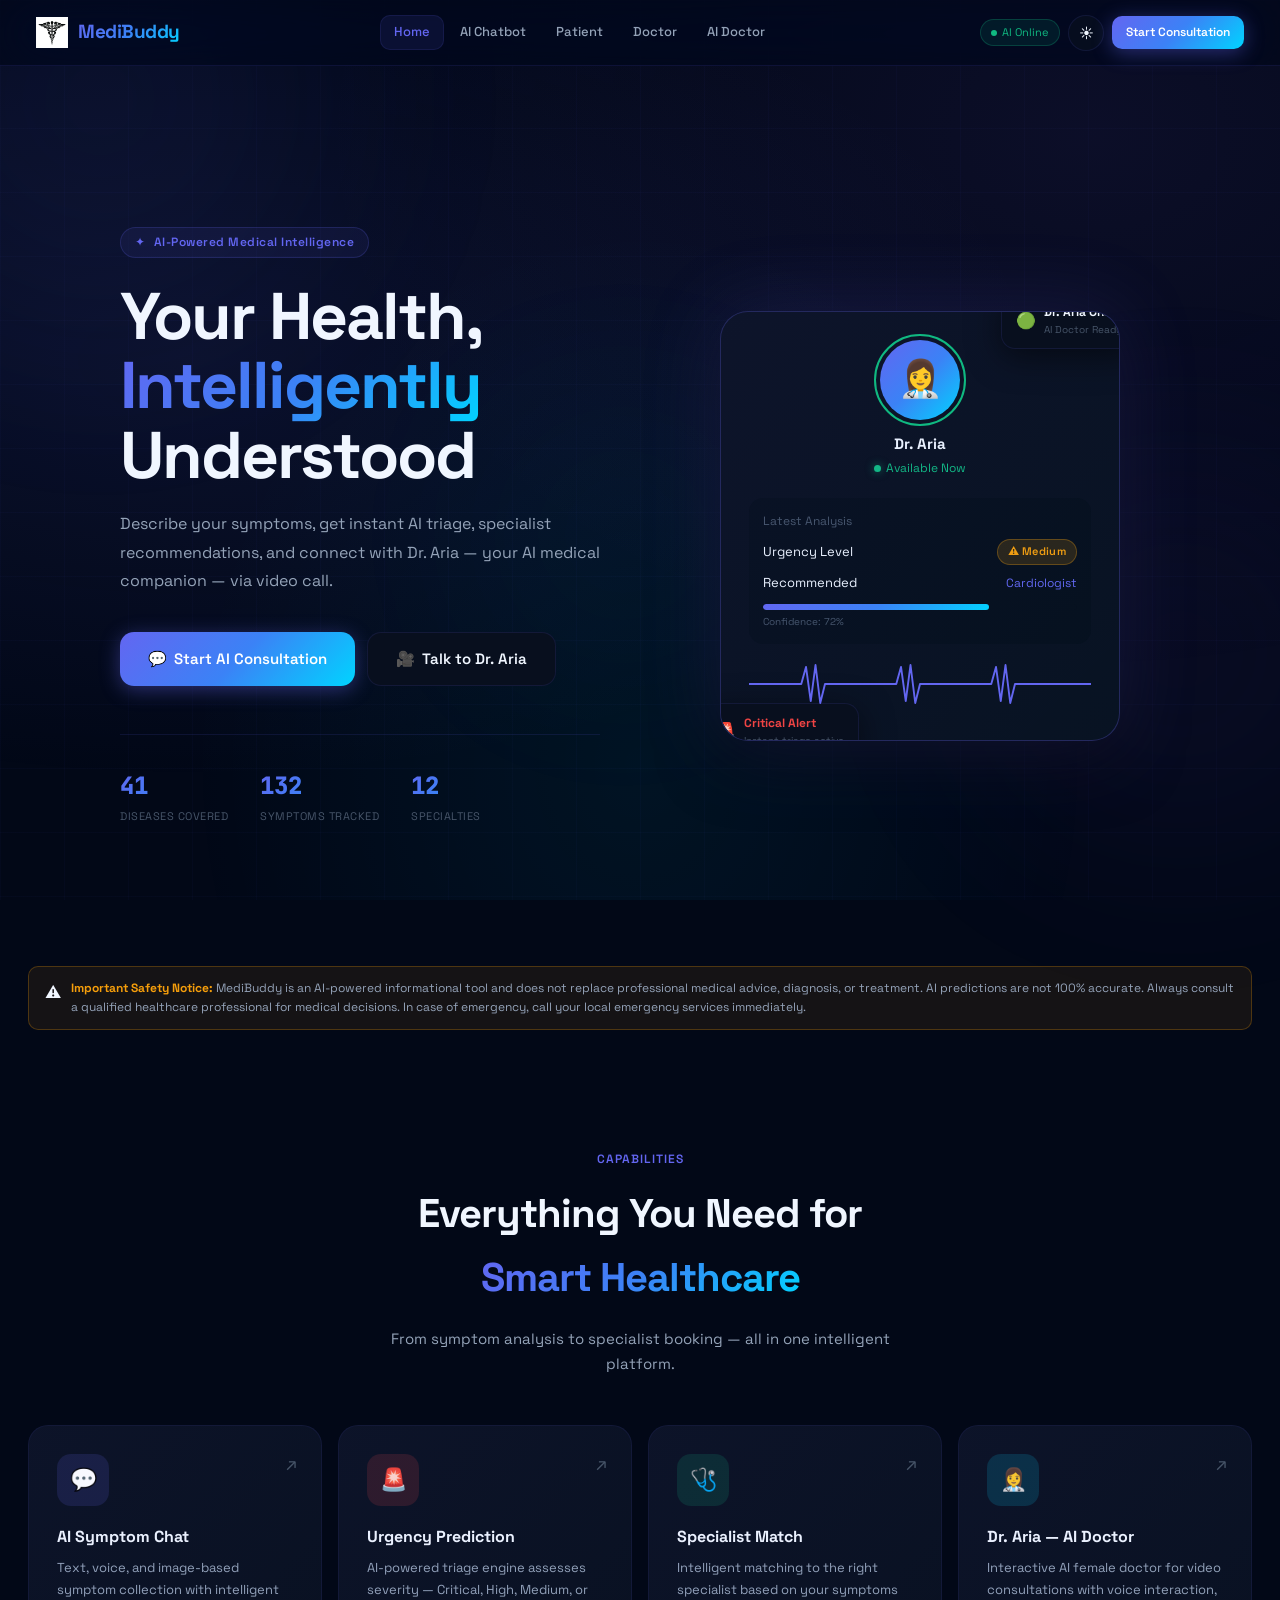
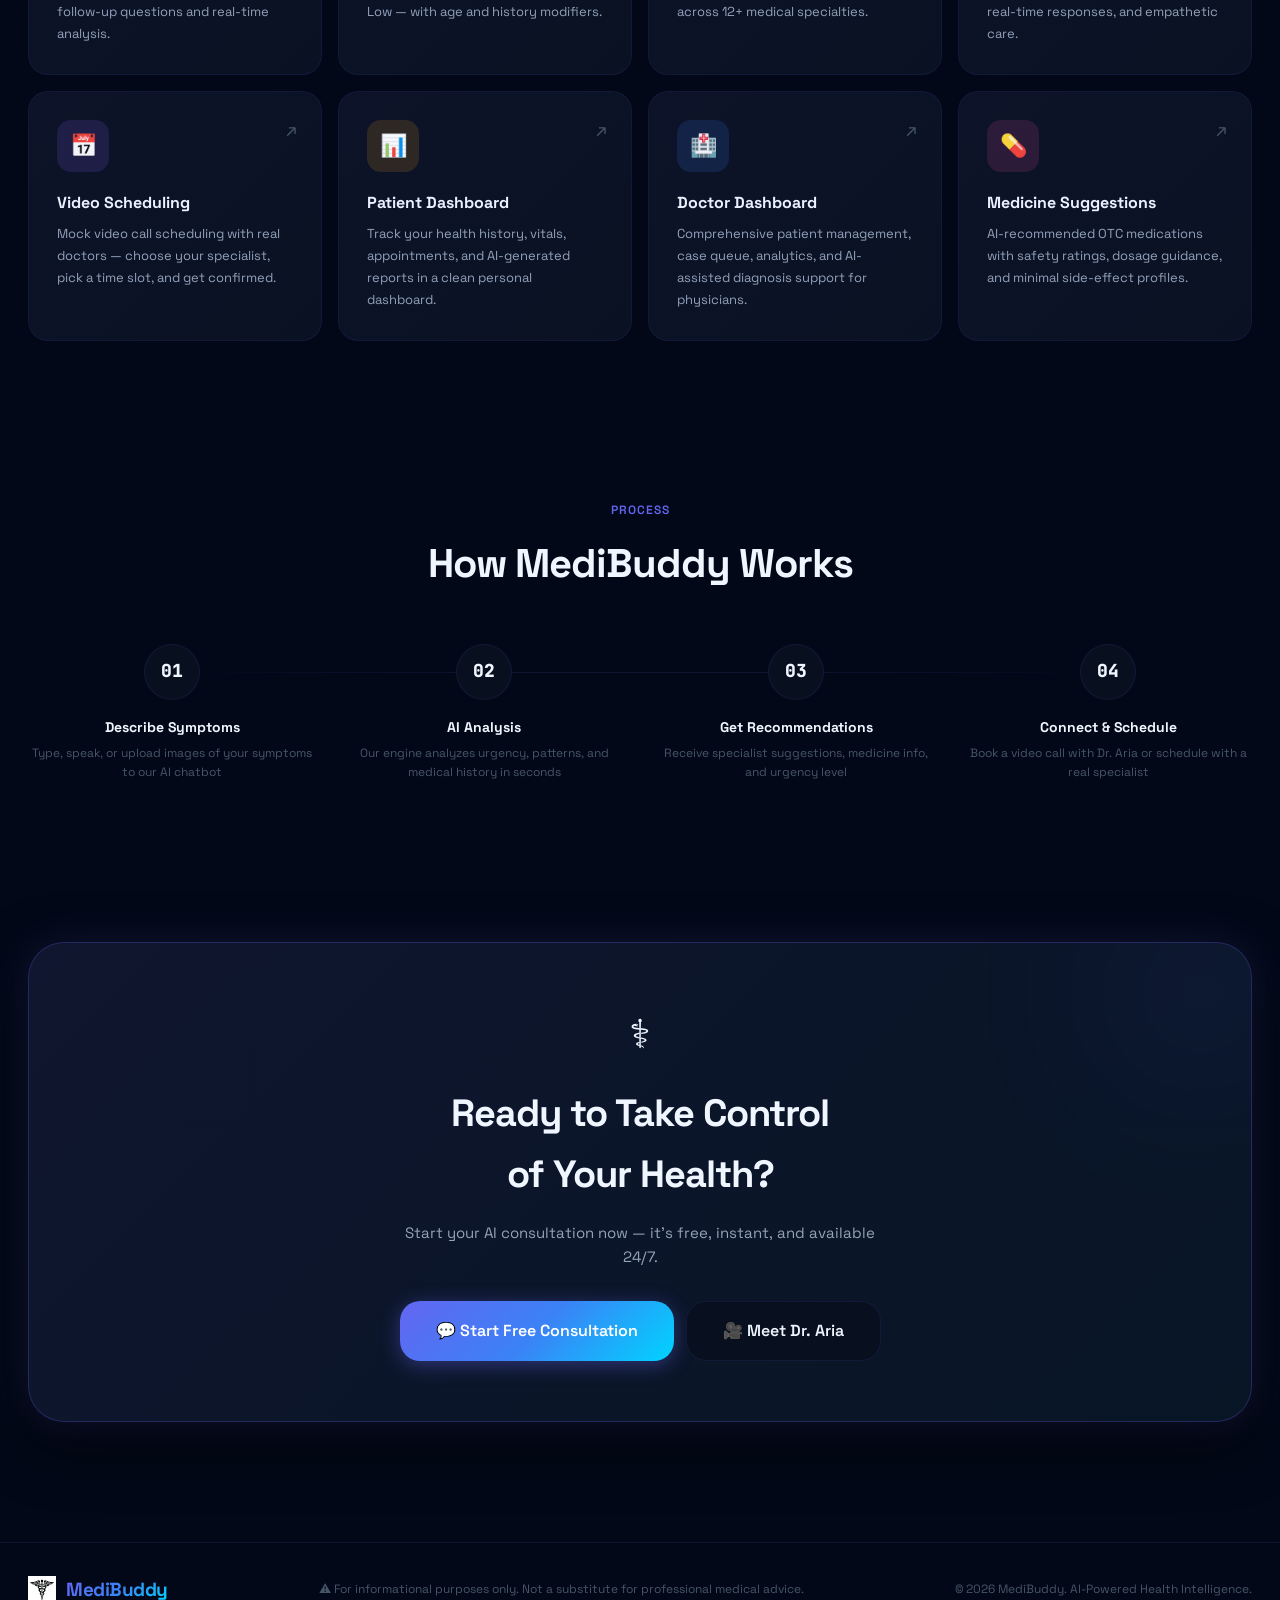
<file: index.html>
<!DOCTYPE html>
<html lang="en" data-theme="dark">
<head>
  <meta charset="UTF-8"/>
  <meta name="viewport" content="width=device-width, initial-scale=1.0"/>
  <title>MediBuddy — Intelligent Health Assistant</title>
  <link rel="stylesheet" href="styles/main.css"/>
  <link rel="stylesheet" href="styles/animations.css"/>
  <style>
    .hero{min-height:100vh;display:flex;align-items:center;padding:80px 0 60px;}
    .hero-grid{display:grid;grid-template-columns:1fr 1fr;gap:80px;align-items:center;}
    .hero-eyebrow{display:inline-flex;align-items:center;gap:8px;background:rgba(99,102,241,0.08);border:1px solid rgba(99,102,241,0.2);border-radius:20px;padding:5px 14px;margin-bottom:24px;font-size:12px;color:var(--accent-indigo);font-weight:600;letter-spacing:0.5px;}
    .hero-title{font-size:clamp(36px,5.5vw,66px);font-weight:900;line-height:1.05;letter-spacing:-2px;margin-bottom:20px;}
    .hero-title .gradient-text{background:var(--gradient-primary);-webkit-background-clip:text;-webkit-text-fill-color:transparent;background-clip:text;}
    .hero-sub{font-size:16px;color:var(--text-secondary);line-height:1.8;margin-bottom:36px;max-width:480px;}
    .hero-actions{display:flex;gap:12px;flex-wrap:wrap;}
    .hero-stats{display:flex;gap:32px;margin-top:48px;padding-top:32px;border-top:1px solid var(--border);}
    .hero-stat-val{font-size:24px;font-weight:800;font-family:var(--font-mono);background:var(--gradient-primary);-webkit-background-clip:text;-webkit-text-fill-color:transparent;background-clip:text;}
    .hero-stat-label{font-size:11px;color:var(--text-muted);margin-top:2px;text-transform:uppercase;letter-spacing:0.5px;}
    /* Hero Visual */
    .hero-visual{position:relative;display:flex;justify-content:center;}
    .hero-card-main{background:var(--bg-card);border:1px solid rgba(99,102,241,0.3);border-radius:var(--radius-xl);padding:28px;box-shadow:0 0 80px rgba(99,102,241,0.2),var(--shadow-lg);width:100%;max-width:400px;animation:float 5s ease-in-out infinite;position:relative;overflow:hidden;}
    .hero-card-main::before{content:'';position:absolute;inset:0;background:linear-gradient(135deg,rgba(99,102,241,0.06),rgba(0,212,255,0.02));pointer-events:none;}
    .floating-badge{position:absolute;background:var(--bg-card);border:1px solid var(--border);border-radius:var(--radius);padding:10px 14px;backdrop-filter:blur(20px);box-shadow:var(--shadow-md);font-size:12px;}
    .fb-1{top:-20px;right:-20px;animation:float 4s ease-in-out infinite;}
    .fb-2{bottom:-20px;left:-20px;animation:float 4s ease-in-out 2s infinite;}
    /* Features */
    .features-section{padding:80px 0;}
    .section-label{font-size:12px;font-weight:600;color:var(--accent-indigo);letter-spacing:1px;text-transform:uppercase;margin-bottom:12px;}
    .section-title{font-size:clamp(26px,3.5vw,40px);font-weight:800;letter-spacing:-1px;margin-bottom:16px;}
    .section-sub{font-size:15px;color:var(--text-secondary);max-width:560px;line-height:1.7;}
    .features-grid{display:grid;grid-template-columns:repeat(auto-fit,minmax(280px,1fr));gap:16px;margin-top:48px;}
    .feature-card{background:var(--bg-card);border:1px solid var(--border);border-radius:var(--radius-lg);padding:28px;cursor:pointer;transition:var(--transition);position:relative;overflow:hidden;}
    .feature-card::before{content:'';position:absolute;inset:0;background:var(--gradient-card);pointer-events:none;}
    .feature-card:hover{border-color:var(--border-hover);transform:translateY(-4px);box-shadow:var(--shadow-glow),var(--shadow-md);}
    .feature-icon{width:52px;height:52px;border-radius:14px;display:flex;align-items:center;justify-content:center;font-size:22px;margin-bottom:18px;}
    .feature-title{font-size:16px;font-weight:700;margin-bottom:8px;}
    .feature-desc{font-size:13px;color:var(--text-secondary);line-height:1.7;}
    .feature-arrow{position:absolute;top:24px;right:24px;color:var(--text-muted);font-size:18px;transition:var(--transition);}
    .feature-card:hover .feature-arrow{color:var(--accent-indigo);transform:translate(3px,-3px);}
    /* How it works */
    .how-section{padding:80px 0;}
    .steps-grid{display:grid;grid-template-columns:repeat(4,1fr);gap:24px;margin-top:48px;position:relative;}
    .steps-grid::before{content:'';position:absolute;top:28px;left:10%;right:10%;height:1px;background:linear-gradient(90deg,transparent,var(--border),var(--border),transparent);}
    .step-card{text-align:center;position:relative;}
    .step-num{width:56px;height:56px;border-radius:50%;background:var(--bg-card);border:1px solid var(--border);display:flex;align-items:center;justify-content:center;font-size:18px;font-weight:800;font-family:var(--font-mono);margin:0 auto 16px;position:relative;z-index:1;transition:var(--transition);}
    .step-card:hover .step-num{border-color:var(--accent-indigo);box-shadow:var(--shadow-glow);background:rgba(99,102,241,0.1);}
    .step-title{font-size:14px;font-weight:700;margin-bottom:6px;}
    .step-desc{font-size:12px;color:var(--text-muted);line-height:1.6;}
    /* CTA */
    .cta-section{padding:80px 0;}
    .cta-card{background:var(--bg-card);border:1px solid rgba(99,102,241,0.3);border-radius:var(--radius-2xl);padding:60px;text-align:center;position:relative;overflow:hidden;box-shadow:var(--shadow-glow),var(--shadow-lg);}
    .cta-card::before{content:'';position:absolute;inset:0;background:linear-gradient(135deg,rgba(99,102,241,0.08),rgba(0,212,255,0.03));pointer-events:none;}
    .cta-title{font-size:clamp(24px,3vw,38px);font-weight:800;letter-spacing:-1px;margin-bottom:16px;}
    .cta-sub{font-size:15px;color:var(--text-secondary);margin-bottom:32px;max-width:480px;margin-left:auto;margin-right:auto;}
    /* Footer */
    .footer{border-top:1px solid var(--border);padding:32px 0;margin-top:40px;}
    .footer-inner{display:flex;align-items:center;justify-content:space-between;flex-wrap:wrap;gap:16px;}
    .footer-note{font-size:12px;color:var(--text-muted);}
    @media(max-width:900px){.hero-grid{grid-template-columns:1fr;gap:40px;}.hero-visual{display:none;}.steps-grid{grid-template-columns:repeat(2,1fr);}.steps-grid::before{display:none;}}
  </style>
</head>
<body>
<div class="grid-bg"></div><div class="mesh-bg"></div>
<div class="orb orb-1"></div><div class="orb orb-2"></div><div class="orb orb-3"></div>

<nav class="navbar">
  <a href="index.html" class="nav-logo">
    <img src="assets/logo.png" alt="MediBuddy logo" style="width:32px;height:32px;object-fit:contain;"/>
    <span class="nav-logo-text">MediBuddy</span>
  </a>
  <ul class="nav-links">
    <li><a href="index.html" class="active">Home</a></li>
    <li><a href="pages/chat.html">AI Chatbot</a></li>
    <li><a href="pages/patient-dashboard.html">Patient</a></li>
    <li><a href="pages/doctor-dashboard.html">Doctor</a></li>
    <li><a href="pages/video-call.html">AI Doctor</a></li>
  </ul>
  <div class="nav-actions">
    <div class="nav-pill"><span class="nav-pill-dot"></span>AI Online</div>
    <button class="theme-toggle" id="themeToggle" aria-label="Toggle theme">🌙</button>
    <a href="pages/chat.html" class="btn btn-primary btn-sm">Start Consultation</a>
  </div>
</nav>

<div class="page">
  <!-- Hero -->
  <section class="hero">
    <div class="container">
      <div class="hero-grid">
        <div>
          <div class="hero-eyebrow animate-fadeInUp">
            <span>✦</span> AI-Powered Medical Intelligence
          </div>
          <h1 class="hero-title animate-fadeInUp delay-1">
            Your Health,<br>
            <span class="gradient-text">Intelligently</span><br>
            Understood
          </h1>
          <p class="hero-sub animate-fadeInUp delay-2">
            Describe your symptoms, get instant AI triage, specialist recommendations, and connect with Dr. Aria — your AI medical companion — via video call.
          </p>
          <div class="hero-actions animate-fadeInUp delay-3">
            <a href="pages/chat.html" class="btn btn-primary btn-lg">
              <span>💬</span> Start AI Consultation
            </a>
            <a href="pages/video-call.html" class="btn btn-secondary btn-lg">
              <span>🎥</span> Talk to Dr. Aria
            </a>
          </div>
          <div class="hero-stats animate-fadeInUp delay-4">
            <div>
              <div class="hero-stat-val">41</div>
              <div class="hero-stat-label">Diseases Covered</div>
            </div>
            <div>
              <div class="hero-stat-val">132</div>
              <div class="hero-stat-label">Symptoms Tracked</div>
            </div>
            <div>
              <div class="hero-stat-val">12</div>
              <div class="hero-stat-label">Specialties</div>
            </div>
          </div>
        </div>
        <div class="hero-visual animate-fadeInUp delay-2">
          <div class="hero-card-main">
            <div class="floating-badge fb-1">
              <div style="display:flex;align-items:center;gap:8px;">
                <span style="color:var(--accent-green);font-size:16px;">🟢</span>
                <div>
                  <div style="font-size:12px;font-weight:700;">Dr. Aria Online</div>
                  <div style="font-size:10px;color:var(--text-muted);">AI Doctor Ready</div>
                </div>
              </div>
            </div>
            <div class="floating-badge fb-2">
              <div style="display:flex;align-items:center;gap:8px;">
                <span style="font-size:16px;">🚨</span>
                <div>
                  <div style="font-size:12px;font-weight:700;color:#ef4444;">Critical Alert</div>
                  <div style="font-size:10px;color:var(--text-muted);">Instant triage active</div>
                </div>
              </div>
            </div>
            <!-- AI Doctor Avatar -->
            <div style="text-align:center;margin-bottom:20px;">
              <div style="width:80px;height:80px;border-radius:50%;background:var(--gradient-primary);display:flex;align-items:center;justify-content:center;font-size:36px;margin:0 auto 12px;position:relative;" class="morph-avatar">
                👩‍⚕️
                <div class="call-ring"></div>
              </div>
              <div style="font-weight:700;font-size:15px;">Dr. Aria</div>
              <div style="font-size:12px;color:var(--accent-green);display:flex;align-items:center;justify-content:center;gap:5px;margin-top:3px;">
                <span class="status-dot online"></span> Available Now
              </div>
            </div>
            <!-- Chat preview -->
            <div style="background:var(--bg-secondary);border-radius:var(--radius);padding:14px;margin-bottom:12px;">
              <div style="font-size:12px;color:var(--text-muted);margin-bottom:8px;">Latest Analysis</div>
              <div style="display:flex;align-items:center;justify-content:space-between;margin-bottom:8px;">
                <span style="font-size:13px;">Urgency Level</span>
                <span class="badge badge-medium">⚠ Medium</span>
              </div>
              <div style="display:flex;align-items:center;justify-content:space-between;margin-bottom:8px;">
                <span style="font-size:13px;">Recommended</span>
                <span style="font-size:12px;color:var(--accent-indigo);">Cardiologist</span>
              </div>
              <div class="progress-bar" style="margin-top:10px;">
                <div class="progress-fill" style="width:72%;background:var(--gradient-primary);"></div>
              </div>
              <div style="font-size:10px;color:var(--text-muted);margin-top:4px;">Confidence: 72%</div>
            </div>
            <!-- ECG -->
            <div class="ecg-container">
              <svg width="100%" height="56" viewBox="0 0 360 56" fill="none" xmlns="http://www.w3.org/2000/svg">
                <path class="ecg-line" d="M0 28 L40 28 L55 28 L60 10 L65 46 L70 8 L75 48 L80 28 L100 28 L140 28 L155 28 L160 10 L165 46 L170 8 L175 48 L180 28 L200 28 L240 28 L255 28 L260 10 L265 46 L270 8 L275 48 L280 28 L320 28 L360 28"
                  stroke="url(#ecg-grad)" stroke-width="2" fill="none" stroke-linecap="round" stroke-linejoin="round"/>
                <defs>
                  <linearGradient id="ecg-grad" x1="0" y1="0" x2="360" y2="0">
                    <stop offset="0%" stop-color="#6366f1"/>
                    <stop offset="50%" stop-color="#3b82f6"/>
                    <stop offset="100%" stop-color="#00d4ff"/>
                  </linearGradient>
                </defs>
              </svg>
            </div>
          </div>
        </div>
      </div>
    </div>
  </section>

  <!-- Safety Note -->
  <div class="container" style="margin-bottom:40px;">
    <div class="safety-note animate-fadeInUp">
      <span class="safety-note-icon">⚠️</span>
      <div class="safety-note-text">
        <strong>Important Safety Notice:</strong> MediBuddy is an AI-powered informational tool and does not replace professional medical advice, diagnosis, or treatment. AI predictions are not 100% accurate. Always consult a qualified healthcare professional for medical decisions. In case of emergency, call your local emergency services immediately.
      </div>
    </div>
  </div>

  <!-- Features -->
  <section class="features-section">
    <div class="container">
      <div class="text-center">
        <div class="section-label">Capabilities</div>
        <h2 class="section-title">Everything You Need for<br><span style="background:var(--gradient-primary);-webkit-background-clip:text;-webkit-text-fill-color:transparent;background-clip:text;">Smart Healthcare</span></h2>
        <p class="section-sub" style="margin:0 auto;">From symptom analysis to specialist booking — all in one intelligent platform.</p>
      </div>
      <div class="features-grid">
        <div class="feature-card" onclick="location.href='pages/chat.html'">
          <div class="feature-icon" style="background:rgba(99,102,241,0.15);">💬</div>
          <div class="feature-title">AI Symptom Chat</div>
          <div class="feature-desc">Text, voice, and image-based symptom collection with intelligent follow-up questions and real-time analysis.</div>
          <span class="feature-arrow">↗</span>
        </div>
        <div class="feature-card" onclick="location.href='pages/chat.html'">
          <div class="feature-icon" style="background:rgba(239,68,68,0.15);">🚨</div>
          <div class="feature-title">Urgency Prediction</div>
          <div class="feature-desc">AI-powered triage engine assesses severity — Critical, High, Medium, or Low — with age and history modifiers.</div>
          <span class="feature-arrow">↗</span>
        </div>
        <div class="feature-card" onclick="location.href='pages/chat.html'">
          <div class="feature-icon" style="background:rgba(16,185,129,0.15);">🩺</div>
          <div class="feature-title">Specialist Match</div>
          <div class="feature-desc">Intelligent matching to the right specialist based on your symptoms across 12+ medical specialties.</div>
          <span class="feature-arrow">↗</span>
        </div>
        <div class="feature-card" onclick="location.href='pages/video-call.html'">
          <div class="feature-icon" style="background:rgba(0,212,255,0.15);">👩‍⚕️</div>
          <div class="feature-title">Dr. Aria — AI Doctor</div>
          <div class="feature-desc">Interactive AI female doctor for video consultations with voice interaction, real-time responses, and empathetic care.</div>
          <span class="feature-arrow">↗</span>
        </div>
        <div class="feature-card" onclick="location.href='pages/video-call.html'">
          <div class="feature-icon" style="background:rgba(139,92,246,0.15);">📅</div>
          <div class="feature-title">Video Scheduling</div>
          <div class="feature-desc">Mock video call scheduling with real doctors — choose your specialist, pick a time slot, and get confirmed.</div>
          <span class="feature-arrow">↗</span>
        </div>
        <div class="feature-card" onclick="location.href='pages/patient-dashboard.html'">
          <div class="feature-icon" style="background:rgba(245,158,11,0.15);">📊</div>
          <div class="feature-title">Patient Dashboard</div>
          <div class="feature-desc">Track your health history, vitals, appointments, and AI-generated reports in a clean personal dashboard.</div>
          <span class="feature-arrow">↗</span>
        </div>
        <div class="feature-card" onclick="location.href='pages/doctor-dashboard.html'">
          <div class="feature-icon" style="background:rgba(59,130,246,0.15);">🏥</div>
          <div class="feature-title">Doctor Dashboard</div>
          <div class="feature-desc">Comprehensive patient management, case queue, analytics, and AI-assisted diagnosis support for physicians.</div>
          <span class="feature-arrow">↗</span>
        </div>
        <div class="feature-card" onclick="location.href='pages/chat.html'">
          <div class="feature-icon" style="background:rgba(236,72,153,0.15);">💊</div>
          <div class="feature-title">Medicine Suggestions</div>
          <div class="feature-desc">AI-recommended OTC medications with safety ratings, dosage guidance, and minimal side-effect profiles.</div>
          <span class="feature-arrow">↗</span>
        </div>
      </div>
    </div>
  </section>

  <!-- How it works -->
  <section class="how-section">
    <div class="container">
      <div class="text-center">
        <div class="section-label">Process</div>
        <h2 class="section-title">How MediBuddy Works</h2>
      </div>
      <div class="steps-grid">
        <div class="step-card animate-fadeInUp delay-1">
          <div class="step-num">01</div>
          <div class="step-title">Describe Symptoms</div>
          <div class="step-desc">Type, speak, or upload images of your symptoms to our AI chatbot</div>
        </div>
        <div class="step-card animate-fadeInUp delay-2">
          <div class="step-num">02</div>
          <div class="step-title">AI Analysis</div>
          <div class="step-desc">Our engine analyzes urgency, patterns, and medical history in seconds</div>
        </div>
        <div class="step-card animate-fadeInUp delay-3">
          <div class="step-num">03</div>
          <div class="step-title">Get Recommendations</div>
          <div class="step-desc">Receive specialist suggestions, medicine info, and urgency level</div>
        </div>
        <div class="step-card animate-fadeInUp delay-4">
          <div class="step-num">04</div>
          <div class="step-title">Connect & Schedule</div>
          <div class="step-desc">Book a video call with Dr. Aria or schedule with a real specialist</div>
        </div>
      </div>
    </div>
  </section>

  <!-- CTA -->
  <section class="cta-section">
    <div class="container">
      <div class="cta-card">
        <div class="orb" style="width:300px;height:300px;top:-100px;right:-100px;opacity:0.15;background:radial-gradient(circle,rgba(99,102,241,0.8),transparent 70%);position:absolute;filter:blur(80px);"></div>
        <div style="position:relative;z-index:1;">
          <div style="font-size:40px;margin-bottom:16px;">⚕️</div>
          <h2 class="cta-title">Ready to Take Control<br>of Your Health?</h2>
          <p class="cta-sub">Start your AI consultation now — it's free, instant, and available 24/7.</p>
          <div style="display:flex;gap:12px;justify-content:center;flex-wrap:wrap;">
            <a href="pages/chat.html" class="btn btn-primary btn-xl">💬 Start Free Consultation</a>
            <a href="pages/video-call.html" class="btn btn-secondary btn-xl">🎥 Meet Dr. Aria</a>
          </div>
        </div>
      </div>
    </div>
  </section>

  <!-- Footer -->
  <footer class="footer">
    <div class="container">
      <div class="footer-inner">
        <div class="nav-logo">
          <img src="assets/logo.png" alt="MediBuddy logo" style="width:28px;height:28px;object-fit:contain;"/>
          <span class="nav-logo-text">MediBuddy</span>
        </div>
        <div class="footer-note">⚠️ For informational purposes only. Not a substitute for professional medical advice.</div>
        <div class="footer-note">© 2026 MediBuddy. AI-Powered Health Intelligence.</div>
      </div>
    </div>
  </footer>
</div>

<script src="js/app.js"></script>
</body>
</html>
</file>
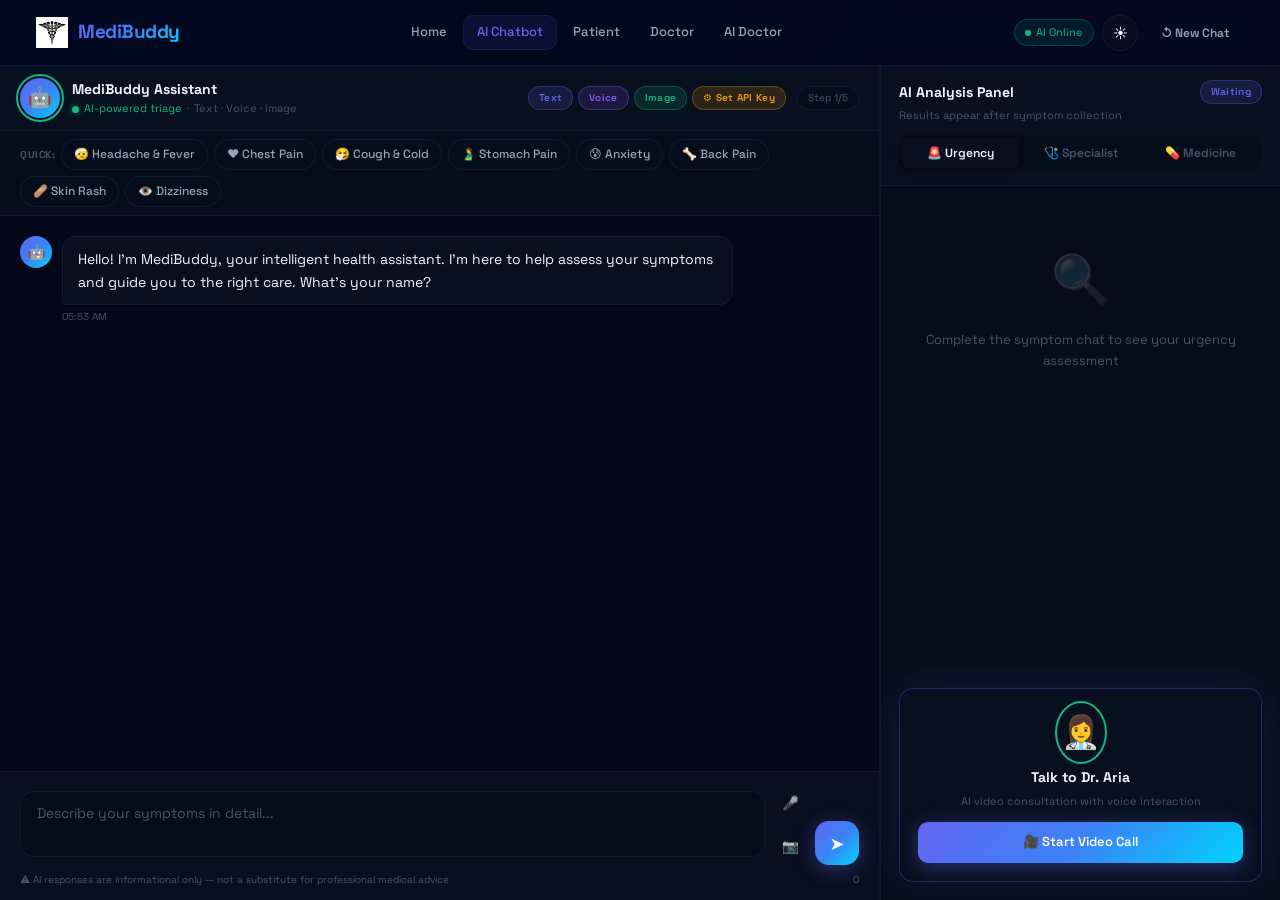
<file: pages/chat.html>
<!DOCTYPE html>
<html lang="en" data-theme="dark">
<head>
  <meta charset="UTF-8"/>
  <meta name="viewport" content="width=device-width, initial-scale=1.0"/>
  <title>AI Chatbot — MediBuddy</title>
  <link rel="stylesheet" href="../styles/main.css"/>
  <link rel="stylesheet" href="../styles/animations.css"/>
  <style>
    html,body{overflow:hidden;height:100%;}
    .page{overflow:hidden;}
    .chat-layout{display:grid;grid-template-columns:1fr 400px;height:calc(100vh - 66px);overflow:hidden;}
    .chat-panel{display:flex;flex-direction:column;border-right:1px solid var(--border);background:var(--bg-primary);height:100%;overflow:hidden;}
    .chat-header{padding:12px 20px;border-bottom:1px solid var(--border);background:var(--bg-card);display:flex;align-items:center;justify-content:space-between;flex-shrink:0;}
    .chat-messages{flex:1;overflow-y:scroll;overflow-x:hidden;padding:20px;display:flex;flex-direction:column;gap:14px;scroll-behavior:smooth;min-height:0;}
    .chat-messages::-webkit-scrollbar{width:5px;}
    .chat-messages::-webkit-scrollbar-track{background:transparent;}
    .chat-messages::-webkit-scrollbar-thumb{background:var(--accent-indigo);border-radius:4px;opacity:0.6;}
    .quick-chips{padding:8px 20px;border-bottom:1px solid var(--border);background:var(--bg-secondary);display:flex;gap:6px;flex-wrap:wrap;align-items:center;flex-shrink:0;}
    .chat-input-area{padding:12px 20px;border-top:1px solid var(--border);background:var(--bg-card);flex-shrink:0;}
    .analysis-panel{overflow-y:scroll;overflow-x:hidden;}
    .analysis-panel::-webkit-scrollbar{width:4px;}
    .analysis-panel::-webkit-scrollbar-track{background:transparent;}
    .analysis-panel::-webkit-scrollbar-thumb{background:var(--accent-indigo);border-radius:4px;}
    .chat-textarea{width:100%;background:var(--bg-input);border:1px solid var(--border);border-radius:var(--radius);padding:11px 16px;color:var(--text-primary);font-size:14px;font-family:var(--font-sans);resize:none;outline:none;transition:var(--transition);line-height:1.5;max-height:120px;}
    .chat-textarea:focus{border-color:var(--accent-indigo);box-shadow:0 0 0 3px rgba(99,102,241,0.1);}
    .chat-textarea::placeholder{color:var(--text-muted);}
    .analysis-panel{background:var(--bg-secondary);overflow-y:auto;display:flex;flex-direction:column;border-left:1px solid var(--border);}
    .analysis-header{padding:14px 18px;border-bottom:1px solid var(--border);background:var(--bg-card);flex-shrink:0;position:sticky;top:0;z-index:10;}
    .tab-row{display:flex;gap:3px;background:var(--bg-secondary);border-radius:var(--radius-sm);padding:3px;margin-top:10px;}
    .tab-btn{flex:1;padding:7px 10px;border-radius:var(--radius-xs);font-size:12px;font-weight:600;color:var(--text-muted);cursor:pointer;transition:var(--transition);border:none;background:transparent;font-family:var(--font-sans);}
    .tab-btn.active{background:var(--bg-card);color:var(--text-primary);box-shadow:var(--shadow-sm);}
    .tab-btn:hover:not(.active){color:var(--text-secondary);}
    .tab-content{padding:16px 18px;flex:1;overflow-y:scroll;min-height:0;}
    .tab-content::-webkit-scrollbar{width:4px;}
    .tab-content::-webkit-scrollbar-track{background:transparent;}
    .tab-content::-webkit-scrollbar-thumb{background:var(--accent-indigo);border-radius:4px;}
    .voice-active{border-color:var(--accent-red)!important;background:rgba(239,68,68,0.12)!important;animation:glow-pulse-red 1s ease-in-out infinite;}
    .img-msg-preview{max-width:200px;border-radius:var(--radius-sm);border:1px solid var(--border);display:block;margin-top:8px;}
    .send-btn-wrap{display:flex;flex-direction:column;gap:5px;}
    .input-actions{display:flex;gap:6px;align-items:flex-end;}
    .msg-image-analysis{background:rgba(99,102,241,0.08);border:1px solid rgba(99,102,241,0.2);border-radius:var(--radius-sm);padding:10px 12px;margin-top:8px;font-size:12px;color:var(--text-secondary);}
    @media(max-width:900px){.chat-layout{grid-template-columns:1fr;}.analysis-panel{display:none;}}
  </style>
</head>
<body>
<div class="grid-bg"></div><div class="mesh-bg"></div>
<div class="orb orb-1"></div><div class="orb orb-2"></div>

<nav class="navbar">
  <a href="../index.html" class="nav-logo">
    <img src="../assets/logo.png" alt="MediBuddy logo" style="width:32px;height:32px;object-fit:contain;"/>
    <span class="nav-logo-text">MediBuddy</span>
  </a>
  <ul class="nav-links">
    <li><a href="../index.html">Home</a></li>
    <li><a href="chat.html" class="active">AI Chatbot</a></li>
    <li><a href="patient-dashboard.html">Patient</a></li>
    <li><a href="doctor-dashboard.html">Doctor</a></li>
    <li><a href="video-call.html">AI Doctor</a></li>
  </ul>
  <div class="nav-actions">
    <div class="nav-pill"><span class="nav-pill-dot"></span>AI Online</div>
    <button class="theme-toggle" id="themeToggle" aria-label="Toggle theme">🌙</button>
    <button class="btn btn-ghost btn-sm" onclick="clearChat()">↺ New Chat</button>
  </div>
</nav>

<div class="page">
  <div class="chat-layout">

    <!-- ── Chat Panel ── -->
    <div class="chat-panel">
      <!-- Header -->
      <div class="chat-header">
        <div style="display:flex;align-items:center;gap:12px;">
          <div style="position:relative;flex-shrink:0;">
            <div style="width:40px;height:40px;border-radius:50%;background:var(--gradient-primary);display:flex;align-items:center;justify-content:center;font-size:19px;">🤖</div>
            <div class="call-ring" style="inset:-4px;border-color:var(--accent-green);"></div>
          </div>
          <div>
            <div style="font-weight:700;font-size:14px;">MediBuddy Assistant</div>
            <div style="font-size:11px;color:var(--accent-green);display:flex;align-items:center;gap:5px;">
              <span class="status-dot online"></span>
              <span>AI-powered triage</span>
              <span style="color:var(--text-muted);">·</span>
              <span style="color:var(--text-muted);">Text · Voice · Image</span>
            </div>
          </div>
        </div>
        <div style="display:flex;gap:5px;align-items:center;">
          <span class="badge badge-info" style="font-size:10px;">Text</span>
          <span class="badge badge-purple" style="font-size:10px;">Voice</span>
          <span class="badge badge-low" style="font-size:10px;">Image</span>
          <span id="geminiBadge" class="badge badge-info" style="font-size:10px;cursor:pointer;" onclick="openModal('apiKeyModal')" title="Configure Gemini AI">⚙ Set API Key</span>
          <div id="stageIndicator" style="margin-left:6px;font-size:10px;color:var(--text-muted);background:var(--bg-secondary);border:1px solid var(--border);border-radius:20px;padding:3px 10px;">Step 1/5</div>
        </div>
      </div>

      <!-- Quick chips -->
      <div class="quick-chips">
        <span style="font-size:10px;color:var(--text-muted);font-weight:700;text-transform:uppercase;letter-spacing:0.5px;flex-shrink:0;">Quick:</span>
        <span class="chip symptom-chip" data-symptom="I have a headache and fever">🤕 Headache & Fever</span>
        <span class="chip symptom-chip" data-symptom="I have chest pain and difficulty breathing">❤️ Chest Pain</span>
        <span class="chip symptom-chip" data-symptom="I have a persistent cough and sore throat">🤧 Cough & Cold</span>
        <span class="chip symptom-chip" data-symptom="I have severe abdominal pain and nausea">🫃 Stomach Pain</span>
        <span class="chip symptom-chip" data-symptom="I feel anxious and can't sleep">😰 Anxiety</span>
        <span class="chip symptom-chip" data-symptom="I have back pain and joint stiffness">🦴 Back Pain</span>
        <span class="chip symptom-chip" data-symptom="I have a rash and skin irritation">🩹 Skin Rash</span>
        <span class="chip symptom-chip" data-symptom="I have dizziness and blurred vision">👁️ Dizziness</span>
      </div>

      <!-- Messages -->
      <div id="chatMessages" class="chat-messages"></div>

      <!-- Input -->
      <div class="chat-input-area">
        <!-- Image preview -->
        <div id="imagePreviewArea" style="display:none;margin-bottom:10px;">
          <div style="display:flex;align-items:center;gap:8px;background:var(--bg-secondary);border-radius:var(--radius-sm);padding:8px 12px;border:1px solid var(--border);">
            <img id="imagePreviewThumb" style="width:38px;height:38px;object-fit:cover;border-radius:6px;" alt="preview"/>
            <span style="font-size:12px;color:var(--text-secondary);flex:1;" id="imagePreviewName">image.jpg</span>
            <button onclick="clearImagePreview()" style="background:none;border:none;color:var(--text-muted);cursor:pointer;font-size:16px;line-height:1;" aria-label="Remove image">✕</button>
          </div>
        </div>
        <div class="input-actions">
          <div style="flex:1;position:relative;">
            <textarea id="chatInput" class="chat-textarea" placeholder="Describe your symptoms in detail..." rows="2" aria-label="Symptom description"></textarea>
          </div>
          <div class="send-btn-wrap">
            <button id="voiceBtn" class="btn btn-ghost btn-icon" title="Voice input" aria-label="Voice input">🎤</button>
            <button class="btn btn-ghost btn-icon" title="Upload image" aria-label="Upload image" onclick="document.getElementById('imageInput').click()">📷</button>
          </div>
          <button id="sendBtn" class="btn btn-primary" style="width:44px;height:44px;border-radius:var(--radius);font-size:18px;padding:0;flex-shrink:0;align-self:flex-end;" aria-label="Send message">➤</button>
        </div>
        <input type="file" id="imageInput" accept="image/*" style="display:none;" aria-label="Upload symptom image"/>
        <div style="margin-top:7px;display:flex;align-items:center;justify-content:space-between;">
          <span style="font-size:10px;color:var(--text-muted);">⚠️ AI responses are informational only — not a substitute for professional medical advice</span>
          <span id="charCount" style="font-size:10px;color:var(--text-muted);">0</span>
        </div>
      </div>
    </div>

    <!-- ── Analysis Panel ── -->
    <div class="analysis-panel">
      <div class="analysis-header">
        <div style="display:flex;align-items:center;justify-content:space-between;">
          <div style="font-weight:700;font-size:14px;">AI Analysis Panel</div>
          <span id="analysisStatus" class="badge badge-info" style="font-size:10px;">Waiting</span>
        </div>
        <div style="font-size:11px;color:var(--text-muted);margin-top:3px;">Results appear after symptom collection</div>
        <div class="tab-row">
          <button class="tab-btn active" onclick="switchTab('urgency',this)" id="tabUrgency">🚨 Urgency</button>
          <button class="tab-btn" onclick="switchTab('specialist',this)" id="tabSpecialist">🩺 Specialist</button>
          <button class="tab-btn" onclick="switchTab('medicine',this)" id="tabMedicine">💊 Medicine</button>
        </div>
      </div>

      <div class="tab-content">
        <div id="tab-urgency">
          <div id="urgencyResult">
            <div style="text-align:center;padding:40px 16px;color:var(--text-muted);">
              <div style="font-size:48px;margin-bottom:12px;opacity:0.2;">🔍</div>
              <div style="font-size:13px;line-height:1.6;">Complete the symptom chat to see your urgency assessment</div>
            </div>
          </div>
        </div>
        <div id="tab-specialist" style="display:none;">
          <div id="specialistResult">
            <div style="text-align:center;padding:40px 16px;color:var(--text-muted);">
              <div style="font-size:48px;margin-bottom:12px;opacity:0.2;">🩺</div>
              <div style="font-size:13px;line-height:1.6;">Specialist recommendations will appear here</div>
            </div>
          </div>
        </div>
        <div id="tab-medicine" style="display:none;">
          <div id="medicineResult">
            <div style="text-align:center;padding:40px 16px;color:var(--text-muted);">
              <div style="font-size:48px;margin-bottom:12px;opacity:0.2;">💊</div>
              <div style="font-size:13px;line-height:1.6;">General OTC medicine suggestions will appear here</div>
            </div>
          </div>
        </div>
      </div>

      <!-- Dr. Aria CTA -->
      <div style="padding:0 18px 18px;margin-top:auto;">
        <div class="card-neon" style="text-align:center;padding:18px;">
          <div style="font-size:32px;margin-bottom:8px;position:relative;display:inline-block;">
            👩‍⚕️
            <div class="call-ring" style="inset:-6px;"></div>
          </div>
          <div style="font-weight:700;font-size:14px;margin-bottom:4px;">Talk to Dr. Aria</div>
          <div style="font-size:11px;color:var(--text-muted);margin-bottom:12px;">AI video consultation with voice interaction</div>
          <a href="video-call.html" class="btn btn-primary" style="width:100%;justify-content:center;font-size:13px;">🎥 Start Video Call</a>
        </div>
      </div>
    </div>
  </div>
</div>

<!-- Schedule Modal -->
<div class="modal-overlay" id="scheduleModal" role="dialog" aria-modal="true" aria-labelledby="scheduleModalTitle">
  <div class="modal" style="max-width:640px;">
    <div class="modal-header">
      <h3 class="modal-title" id="scheduleModalTitle">Schedule Appointment</h3>
      <button class="modal-close" onclick="closeModal('scheduleModal')" aria-label="Close">✕</button>
    </div>
    <div style="display:grid;grid-template-columns:1fr 1fr;gap:20px;">
      <div>
        <div class="form-label">Select Doctor</div>
        <div id="doctorList" style="max-height:280px;overflow-y:auto;"></div>
      </div>
      <div>
        <div class="form-label">Select Day</div>
        <div id="daySlots" style="display:flex;flex-wrap:wrap;gap:5px;margin-bottom:14px;"></div>
        <div class="form-label">Select Time</div>
        <div id="timeSlots" style="display:grid;grid-template-columns:repeat(3,1fr);gap:5px;"></div>
      </div>
    </div>
    <div style="margin-top:20px;display:flex;gap:10px;justify-content:flex-end;">
      <button class="btn btn-ghost" onclick="closeModal('scheduleModal')">Cancel</button>
      <button class="btn btn-primary" onclick="confirmAppointment()">✅ Confirm Appointment</button>
    </div>
  </div>
</div>

<!-- Confirm Modal -->
<div class="modal-overlay" id="confirmModal" role="dialog" aria-modal="true">
  <div class="modal">
    <div class="modal-header">
      <h3 class="modal-title">Appointment Confirmed ✅</h3>
      <button class="modal-close" onclick="closeModal('confirmModal')" aria-label="Close">✕</button>
    </div>
    <div id="confirmDetails"></div>
    <div style="display:flex;gap:10px;justify-content:center;margin-top:16px;">
      <button class="btn btn-ghost" onclick="closeModal('confirmModal')">Close</button>
      <a href="patient-dashboard.html" class="btn btn-primary">View Dashboard</a>
    </div>
  </div>
</div>

<!-- API Key Modal -->
<div class="modal-overlay" id="apiKeyModal" role="dialog" aria-modal="true" aria-labelledby="apiKeyModalTitle">
  <div class="modal" style="max-width:480px;">
    <div class="modal-header">
      <h3 class="modal-title" id="apiKeyModalTitle">
        <span style="background:linear-gradient(135deg,#4285f4,#34a853);-webkit-background-clip:text;-webkit-text-fill-color:transparent;background-clip:text;">✦ Connect Gemini AI</span>
      </h3>
      <button class="modal-close" onclick="closeModal('apiKeyModal')" aria-label="Close">✕</button>
    </div>

    <div style="margin-bottom:16px;">
      <div style="background:rgba(66,133,244,0.08);border:1px solid rgba(66,133,244,0.2);border-radius:var(--radius-sm);padding:12px 14px;margin-bottom:14px;">
        <div style="font-size:12px;color:var(--text-secondary);line-height:1.7;">
          Connect your <strong style="color:#4285f4;">Google Gemini API key</strong> to enable real AI-powered healthcare conversations using <strong>Gemini 1.5 Flash</strong>.<br><br>
          Your key is stored only in your browser's localStorage and never sent anywhere except directly to Google's API.
        </div>
      </div>

      <div class="form-group">
        <label class="form-label" for="geminiKeyInput">Gemini API Key</label>
        <div style="display:flex;gap:8px;">
          <input type="password" id="geminiKeyInput" class="form-input" placeholder="AIza..." autocomplete="off" aria-label="Gemini API Key"/>
          <button class="btn btn-ghost btn-sm" id="toggleKeyVisibility" onclick="toggleKeyVis()" title="Show/hide key" style="flex-shrink:0;">👁</button>
        </div>
        <div style="font-size:11px;color:var(--text-muted);margin-top:5px;">
          Get a free key at <a href="https://aistudio.google.com/app/apikey" target="_blank" rel="noopener" style="color:var(--accent-indigo);">aistudio.google.com</a>
        </div>
      </div>

      <div id="keyStatus" style="display:none;margin-bottom:12px;"></div>
    </div>

    <div style="display:flex;gap:8px;justify-content:space-between;align-items:center;">
      <button class="btn btn-ghost btn-sm" id="clearKeyBtn" onclick="clearGeminiKey()" style="color:var(--accent-red);">🗑 Remove Key</button>
      <div style="display:flex;gap:8px;">
        <button class="btn btn-ghost" onclick="closeModal('apiKeyModal')">Cancel</button>
        <button class="btn btn-primary" onclick="saveGeminiKey()">✦ Connect Gemini</button>
      </div>
    </div>
  </div>
</div>

<script src="../js/app.js"></script>
<script src="../js/agent-api.js"></script>
<script src="../js/gemini.js"></script>
<script src="../js/urgency.js"></script>
<script src="../js/specialist.js"></script>
<script src="../js/medicine.js"></script>
<script src="../js/scheduler.js"></script>
<script src="../js/chatbot.js"></script>
<script>
// Tab switching
function switchTab(tab, btn) {
  document.querySelectorAll('[id^="tab-"]').forEach(t => t.style.display = 'none');
  document.querySelectorAll('.tab-btn').forEach(b => b.classList.remove('active'));
  document.getElementById('tab-' + tab).style.display = 'block';
  btn.classList.add('active');
}

// Gemini key management
function saveGeminiKey() {
  const input = document.getElementById('geminiKeyInput');
  const status = document.getElementById('keyStatus');
  const key = input?.value.trim();
  if (!key || !key.startsWith('AIza')) {
    status.style.display = 'block';
    status.innerHTML = '<div class="safety-note"><span class="safety-note-icon">❌</span><div class="safety-note-text">Please enter a valid Gemini API key (starts with "AIza").</div></div>';
    return;
  }
  geminiAI.setApiKey(key);
  status.style.display = 'block';
  status.innerHTML = '<div class="safety-note" style="border-color:rgba(16,185,129,0.3);background:rgba(16,185,129,0.08);"><span class="safety-note-icon">✅</span><div class="safety-note-text" style="color:var(--accent-green);">Gemini AI connected! Restarting chat with AI mode...</div></div>';
  setTimeout(() => { closeModal('apiKeyModal'); clearChat(true); }, 1200);
}

function clearGeminiKey() {
  geminiAI.clearKey();
  document.getElementById('geminiKeyInput').value = '';
  document.getElementById('keyStatus').style.display = 'none';
  Toast.show('Gemini API key removed. Using built-in AI mode.', 'info');
  closeModal('apiKeyModal');
  clearChat(false);
}

function toggleKeyVis() {
  const input = document.getElementById('geminiKeyInput');
  if (input) input.type = input.type === 'password' ? 'text' : 'password';
}

// Clear / reset chat
function clearChat(withGemini) {
  const msgs = document.getElementById('chatMessages');
  if (msgs) msgs.innerHTML = '';
  ['urgencyResult','specialistResult','medicineResult'].forEach(id => {
    const el = document.getElementById(id);
    const icons = { urgencyResult:'🔍', specialistResult:'🩺', medicineResult:'💊' };
    if (el) el.innerHTML = `<div style="text-align:center;padding:40px 16px;color:var(--text-muted);"><div style="font-size:44px;margin-bottom:12px;opacity:0.2;">${icons[id]}</div><div style="font-size:13px;">Complete the symptom chat to see results</div></div>`;
  });
  const st = document.getElementById('analysisStatus');
  if (st) { st.textContent = 'Waiting'; st.className = 'badge badge-info'; }
  const si = document.getElementById('stageIndicator');
  if (si) si.textContent = 'Step 1/5';
  if (typeof geminiAI !== 'undefined') geminiAI.reset();
  if (typeof agentAPI !== 'undefined') agentAPI.resetSession();
  if (typeof chatbot !== 'undefined' && chatbot) {
    const useG = withGemini !== undefined ? withGemini : (typeof geminiAI !== 'undefined' && geminiAI.isConfigured);
    chatbot.useGemini = useG;
    chatbot.stage = useG ? CHAT_STAGES.AI : CHAT_STAGES.GREETING;
    chatbot.patientData = { name:'', age:0, symptoms:'', duration:'', history:[], followups:[] };
    chatbot.messageCount = 0; chatbot.analysisComplete = false; chatbot.pendingImage = null;
    chatbot.updateGeminiBadge(useG);
    const greeting = useG
      ? "Hello! I'm MediBuddy, powered by Google Gemini AI. I'm your intelligent health assistant. How are you feeling today? Please describe your symptoms."
      : AI_RESPONSES.greeting;
    setTimeout(() => chatbot.addMessage(greeting, 'ai'), 300);
  }
}

function clearImagePreview() {
  document.getElementById('imagePreviewArea').style.display = 'none';
  document.getElementById('imageInput').value = '';
  if (typeof chatbot !== 'undefined') chatbot.pendingImage = null;
}

document.addEventListener('DOMContentLoaded', () => {
  // Pre-fill saved key
  const saved = localStorage.getItem('gemini_api_key');
  if (saved) { const inp = document.getElementById('geminiKeyInput'); if (inp) inp.value = saved; }

  // Image input
  document.getElementById('imageInput').addEventListener('change', function(e) {
    const file = e.target.files[0]; if (!file) return;
    const reader = new FileReader();
    reader.onload = (ev) => {
      document.getElementById('imagePreviewThumb').src = ev.target.result;
      document.getElementById('imagePreviewName').textContent = file.name;
      document.getElementById('imagePreviewArea').style.display = 'block';
      if (typeof chatbot !== 'undefined') chatbot.pendingImage = ev.target.result;
    };
    reader.readAsDataURL(file);
  });

  // Char counter
  const input = document.getElementById('chatInput');
  if (input) input.addEventListener('input', () => {
    const cc = document.getElementById('charCount'); if (cc) cc.textContent = input.value.length;
  });

  // Stage indicator patch (rule-based only)
  const origRB = MediChatbot.prototype.processRuleBased;
  MediChatbot.prototype.processRuleBased = function(text) {
    origRB.call(this, text);
    const map = { greeting:'Step 1/5', name:'Step 1/5', age:'Step 2/5', symptoms:'Step 3/5', duration:'Step 4/5', history:'Step 5/5', analysis:'Analyzing...', followup:'Complete' };
    const ind = document.getElementById('stageIndicator'); if (ind) ind.textContent = map[this.stage] || '';
    const st = document.getElementById('analysisStatus');
    if (st && this.stage === 'analysis') { st.textContent = 'Analyzing'; st.className = 'badge badge-medium'; }
  };
});
</script>
</body>
</html>
</file>
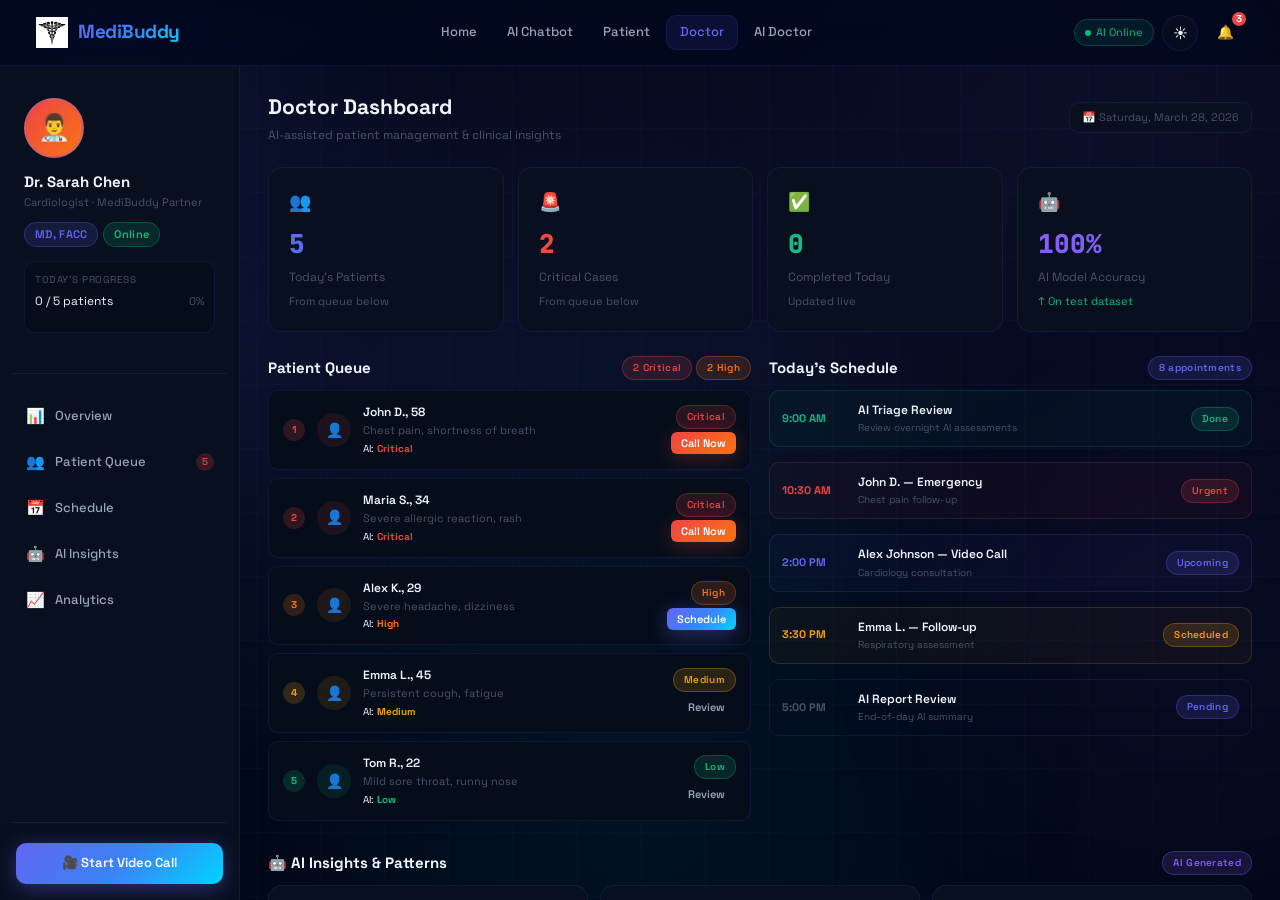
<file: pages/doctor-dashboard.html>
<!DOCTYPE html>
<html lang="en" data-theme="dark">
<head>
  <meta charset="UTF-8"/>
  <meta name="viewport" content="width=device-width, initial-scale=1.0"/>
  <title>Doctor Dashboard — MediBuddy</title>
  <link rel="stylesheet" href="../styles/main.css"/>
  <link rel="stylesheet" href="../styles/animations.css"/>
  <style>
    html,body{overflow:hidden;height:100%;}
    .layout-sidebar main{overflow-y:scroll!important;}
    .layout-sidebar main::-webkit-scrollbar{width:4px;}
    .layout-sidebar main::-webkit-scrollbar-track{background:transparent;}
    .layout-sidebar main::-webkit-scrollbar-thumb{background:var(--accent-indigo);border-radius:4px;}
    .analytics-grid{display:grid;grid-template-columns:repeat(4,1fr);gap:14px;margin-bottom:24px;}
    .two-col{display:grid;grid-template-columns:1fr 1fr;gap:18px;margin-bottom:22px;}
    .three-col{display:grid;grid-template-columns:repeat(3,1fr);gap:12px;margin-bottom:22px;}
    .ai-bar{height:5px;background:var(--bg-secondary);border-radius:3px;overflow:hidden;margin-top:6px;}
    .ai-bar-fill{height:100%;border-radius:3px;transition:width 1.2s cubic-bezier(0.4,0,0.2,1);}
    .urgency-dot{width:8px;height:8px;border-radius:50%;flex-shrink:0;}
    .patient-detail-grid{display:grid;grid-template-columns:1fr 1fr;gap:10px;margin-bottom:14px;}
    @media(max-width:1100px){.analytics-grid{grid-template-columns:repeat(2,1fr);}.three-col{grid-template-columns:repeat(2,1fr);}}
    @media(max-width:700px){.two-col{grid-template-columns:1fr;}}
  </style>
</head>
<body>
<div class="grid-bg"></div><div class="mesh-bg"></div>
<div class="orb orb-1"></div><div class="orb orb-2"></div>

<nav class="navbar">
  <a href="../index.html" class="nav-logo">
    <img src="../assets/logo.png" alt="MediBuddy logo" style="width:32px;height:32px;object-fit:contain;"/>
    <span class="nav-logo-text">MediBuddy</span>
  </a>
  <ul class="nav-links">
    <li><a href="../index.html">Home</a></li>
    <li><a href="chat.html">AI Chatbot</a></li>
    <li><a href="patient-dashboard.html">Patient</a></li>
    <li><a href="doctor-dashboard.html" class="active">Doctor</a></li>
    <li><a href="video-call.html">AI Doctor</a></li>
  </ul>
  <div class="nav-actions">
    <div class="nav-pill"><span class="nav-pill-dot"></span>AI Online</div>
    <button class="theme-toggle" id="themeToggle" aria-label="Toggle theme">🌙</button>
    <div style="position:relative;">
      <button class="btn btn-ghost btn-icon" aria-label="Notifications" onclick="Toast.show('3 new AI alerts — 2 critical cases need review','warning')">🔔</button>
      <div class="notif-badge">3</div>
    </div>
  </div>
</nav>

<div class="page">
  <div class="layout-sidebar">
    <!-- Sidebar -->
    <aside class="sidebar">
      <div class="sidebar-profile">
        <div class="sidebar-avatar" style="background:linear-gradient(135deg,#ef4444,#f97316);">👨‍⚕️</div>
        <div style="font-weight:700;font-size:15px;">Dr. Sarah Chen</div>
        <div style="font-size:11px;color:var(--text-muted);">Cardiologist · MediBuddy Partner</div>
        <div style="margin-top:10px;display:flex;gap:5px;flex-wrap:wrap;">
          <span class="badge badge-info">MD, FACC</span>
          <span class="badge badge-low">Online</span>
        </div>
        <div style="margin-top:14px;background:var(--bg-secondary);border-radius:var(--radius-sm);padding:10px;border:1px solid var(--border);">
          <div style="font-size:10px;color:var(--text-muted);margin-bottom:4px;text-transform:uppercase;letter-spacing:0.5px;">Today's Progress</div>
          <div style="display:flex;align-items:center;justify-content:space-between;margin-bottom:5px;">
            <span style="font-size:12px;" id="progressLabel">0 / 0 patients</span>
            <span style="font-size:11px;color:var(--text-muted);" id="progressPct">—</span>
          </div>
          <div class="progress-bar"><div class="progress-fill" id="progressBar" style="width:0%;background:var(--gradient-green);"></div></div>
        </div>
      </div>
      <div class="divider"></div>
      <ul class="sidebar-nav">
        <li><a href="#overview" class="active"><span class="nav-icon">📊</span>Overview</a></li>
        <li><a href="#queue"><span class="nav-icon">👥</span>Patient Queue <span style="margin-left:auto;background:rgba(239,68,68,0.2);color:#ef4444;font-size:10px;padding:1px 6px;border-radius:10px;">5</span></a></li>
        <li><a href="#schedule"><span class="nav-icon">📅</span>Schedule</a></li>
        <li><a href="#ai-insights"><span class="nav-icon">🤖</span>AI Insights</a></li>
        <li><a href="#analytics"><span class="nav-icon">📈</span>Analytics</a></li>
      </ul>
      <div class="divider"></div>
      <div style="padding:0 4px;">
        <a href="video-call.html" class="btn btn-primary" style="width:100%;justify-content:center;font-size:13px;">🎥 Start Video Call</a>
      </div>
    </aside>

    <!-- Main -->
    <main style="padding:24px 28px;overflow-y:auto;" id="overview">
      <div style="display:flex;align-items:center;justify-content:space-between;margin-bottom:22px;">
        <div>
          <h1 style="font-size:21px;font-weight:800;margin-bottom:2px;">Doctor Dashboard</h1>
          <p style="font-size:12px;color:var(--text-muted);">AI-assisted patient management & clinical insights</p>
        </div>
        <div style="display:flex;gap:8px;align-items:center;">
          <div style="background:var(--bg-card);border:1px solid var(--border);border-radius:var(--radius-sm);padding:6px 12px;font-size:11px;color:var(--text-muted);">
            📅 Saturday, March 28, 2026
          </div>
        </div>
      </div>

      <!-- Stats -->
      <div class="analytics-grid stagger" id="analytics">
        <div class="stat-card">
          <div style="font-size:18px;margin-bottom:6px;">👥</div>
          <div class="stat-value" style="background:var(--gradient-primary);-webkit-background-clip:text;-webkit-text-fill-color:transparent;background-clip:text;font-size:26px;" id="ds1">—</div>
          <div class="stat-label">Today's Patients</div>
          <div class="stat-change" style="color:var(--text-muted);">From queue below</div>
        </div>
        <div class="stat-card">
          <div style="font-size:18px;margin-bottom:6px;">🚨</div>
          <div class="stat-value" style="background:var(--gradient-danger);-webkit-background-clip:text;-webkit-text-fill-color:transparent;background-clip:text;font-size:26px;" id="ds2">—</div>
          <div class="stat-label">Critical Cases</div>
          <div class="stat-change" style="color:var(--text-muted);">From queue below</div>
        </div>
        <div class="stat-card">
          <div style="font-size:18px;margin-bottom:6px;">✅</div>
          <div class="stat-value" style="background:var(--gradient-green);-webkit-background-clip:text;-webkit-text-fill-color:transparent;background-clip:text;font-size:26px;" id="ds3">—</div>
          <div class="stat-label">Completed Today</div>
          <div class="stat-change" style="color:var(--text-muted);">Updated live</div>
        </div>
        <div class="stat-card">
          <div style="font-size:18px;margin-bottom:6px;">🤖</div>
          <div class="stat-value" style="background:var(--gradient-purple);-webkit-background-clip:text;-webkit-text-fill-color:transparent;background-clip:text;font-size:26px;">100%</div>
          <div class="stat-label">AI Model Accuracy</div>
          <div class="stat-change up">↑ On test dataset</div>
        </div>
      </div>

      <!-- Queue + Schedule -->
      <div class="two-col" id="queue">
        <!-- Patient Queue -->
        <div>
          <div style="display:flex;align-items:center;justify-content:space-between;margin-bottom:10px;">
            <h2 style="font-size:15px;font-weight:700;">Patient Queue</h2>
            <div style="display:flex;gap:4px;">
              <span class="badge badge-critical" style="font-size:10px;">2 Critical</span>
              <span class="badge badge-high" style="font-size:10px;">2 High</span>
            </div>
          </div>
          <div id="patientQueue">
            <div class="patient-row" onclick="openPatientModal('John D.', 58, 'Chest pain, shortness of breath', 'Critical', 'Cardiologist', 'Possible cardiac event. Immediate evaluation required.')">
              <div class="queue-badge" style="background:rgba(239,68,68,0.18);color:#ef4444;">1</div>
              <div style="width:34px;height:34px;border-radius:50%;background:rgba(239,68,68,0.1);display:flex;align-items:center;justify-content:center;font-size:14px;flex-shrink:0;">👤</div>
              <div style="flex:1;min-width:0;">
                <div style="font-weight:600;font-size:12px;">John D., 58</div>
                <div style="font-size:11px;color:var(--text-muted);" class="truncate">Chest pain, shortness of breath</div>
                <div style="font-size:10px;margin-top:1px;">AI: <span style="color:#ef4444;font-weight:700;">Critical</span></div>
              </div>
              <div style="display:flex;flex-direction:column;gap:3px;align-items:flex-end;flex-shrink:0;">
                <span class="badge badge-critical" style="font-size:10px;">Critical</span>
                <button class="btn btn-danger btn-xs" onclick="event.stopPropagation();location.href='video-call.html'">Call Now</button>
              </div>
            </div>
            <div class="patient-row" onclick="openPatientModal('Maria S.', 34, 'Severe allergic reaction, rash', 'Critical', 'Allergist/Immunologist', 'Anaphylaxis risk. Epinephrine may be required.')">
              <div class="queue-badge" style="background:rgba(239,68,68,0.18);color:#ef4444;">2</div>
              <div style="width:34px;height:34px;border-radius:50%;background:rgba(239,68,68,0.1);display:flex;align-items:center;justify-content:center;font-size:14px;flex-shrink:0;">👤</div>
              <div style="flex:1;min-width:0;">
                <div style="font-weight:600;font-size:12px;">Maria S., 34</div>
                <div style="font-size:11px;color:var(--text-muted);">Severe allergic reaction, rash</div>
                <div style="font-size:10px;margin-top:1px;">AI: <span style="color:#ef4444;font-weight:700;">Critical</span></div>
              </div>
              <div style="display:flex;flex-direction:column;gap:3px;align-items:flex-end;flex-shrink:0;">
                <span class="badge badge-critical" style="font-size:10px;">Critical</span>
                <button class="btn btn-danger btn-xs" onclick="event.stopPropagation();location.href='video-call.html'">Call Now</button>
              </div>
            </div>
            <div class="patient-row" onclick="openPatientModal('Alex K.', 29, 'Severe headache, dizziness', 'High', 'Neurologist', 'Possible migraine or hypertensive episode.')">
              <div class="queue-badge" style="background:rgba(249,115,22,0.18);color:#f97316;">3</div>
              <div style="width:34px;height:34px;border-radius:50%;background:rgba(249,115,22,0.1);display:flex;align-items:center;justify-content:center;font-size:14px;flex-shrink:0;">👤</div>
              <div style="flex:1;min-width:0;">
                <div style="font-weight:600;font-size:12px;">Alex K., 29</div>
                <div style="font-size:11px;color:var(--text-muted);">Severe headache, dizziness</div>
                <div style="font-size:10px;margin-top:1px;">AI: <span style="color:#f97316;font-weight:700;">High</span></div>
              </div>
              <div style="display:flex;flex-direction:column;gap:3px;align-items:flex-end;flex-shrink:0;">
                <span class="badge badge-high" style="font-size:10px;">High</span>
                <button class="btn btn-primary btn-xs" onclick="event.stopPropagation();location.href='video-call.html'">Schedule</button>
              </div>
            </div>
            <div class="patient-row" onclick="openPatientModal('Emma L.', 45, 'Persistent cough, fatigue', 'Medium', 'Pulmonologist', 'Possible respiratory infection or early COPD.')">
              <div class="queue-badge" style="background:rgba(245,158,11,0.18);color:#f59e0b;">4</div>
              <div style="width:34px;height:34px;border-radius:50%;background:rgba(245,158,11,0.1);display:flex;align-items:center;justify-content:center;font-size:14px;flex-shrink:0;">👤</div>
              <div style="flex:1;min-width:0;">
                <div style="font-weight:600;font-size:12px;">Emma L., 45</div>
                <div style="font-size:11px;color:var(--text-muted);">Persistent cough, fatigue</div>
                <div style="font-size:10px;margin-top:1px;">AI: <span style="color:#f59e0b;font-weight:700;">Medium</span></div>
              </div>
              <div style="display:flex;flex-direction:column;gap:3px;align-items:flex-end;flex-shrink:0;">
                <span class="badge badge-medium" style="font-size:10px;">Medium</span>
                <button class="btn btn-ghost btn-xs">Review</button>
              </div>
            </div>
            <div class="patient-row" onclick="openPatientModal('Tom R.', 22, 'Mild sore throat, runny nose', 'Low', 'ENT Specialist', 'Likely viral upper respiratory infection.')">
              <div class="queue-badge" style="background:rgba(16,185,129,0.18);color:#10b981;">5</div>
              <div style="width:34px;height:34px;border-radius:50%;background:rgba(16,185,129,0.1);display:flex;align-items:center;justify-content:center;font-size:14px;flex-shrink:0;">👤</div>
              <div style="flex:1;min-width:0;">
                <div style="font-weight:600;font-size:12px;">Tom R., 22</div>
                <div style="font-size:11px;color:var(--text-muted);">Mild sore throat, runny nose</div>
                <div style="font-size:10px;margin-top:1px;">AI: <span style="color:#10b981;font-weight:700;">Low</span></div>
              </div>
              <div style="display:flex;flex-direction:column;gap:3px;align-items:flex-end;flex-shrink:0;">
                <span class="badge badge-low" style="font-size:10px;">Low</span>
                <button class="btn btn-ghost btn-xs">Review</button>
              </div>
            </div>
          </div>
        </div>

        <!-- Schedule -->
        <div id="schedule">
          <div style="display:flex;align-items:center;justify-content:space-between;margin-bottom:10px;">
            <h2 style="font-size:15px;font-weight:700;">Today's Schedule</h2>
            <span class="badge badge-info" style="font-size:10px;">8 appointments</span>
          </div>
          <div style="display:flex;flex-direction:column;gap:7px;">
            <div class="schedule-item" style="background:rgba(16,185,129,0.04);border-color:rgba(16,185,129,0.18);">
              <div class="schedule-time" style="color:var(--accent-green);font-size:11px;">9:00 AM</div>
              <div style="flex:1;min-width:0;"><div style="font-size:12px;font-weight:600;">AI Triage Review</div><div style="font-size:10px;color:var(--text-muted);">Review overnight AI assessments</div></div>
              <span class="badge badge-low" style="font-size:10px;">Done</span>
            </div>
            <div class="schedule-item" style="background:rgba(239,68,68,0.04);border-color:rgba(239,68,68,0.18);">
              <div class="schedule-time" style="color:#ef4444;font-size:11px;">10:30 AM</div>
              <div style="flex:1;min-width:0;"><div style="font-size:12px;font-weight:600;">John D. — Emergency</div><div style="font-size:10px;color:var(--text-muted);">Chest pain follow-up</div></div>
              <span class="badge badge-critical" style="font-size:10px;">Urgent</span>
            </div>
            <div class="schedule-item" style="background:rgba(99,102,241,0.04);border-color:rgba(99,102,241,0.18);">
              <div class="schedule-time" style="color:var(--accent-indigo);font-size:11px;">2:00 PM</div>
              <div style="flex:1;min-width:0;"><div style="font-size:12px;font-weight:600;">Alex Johnson — Video Call</div><div style="font-size:10px;color:var(--text-muted);">Cardiology consultation</div></div>
              <span class="badge badge-info" style="font-size:10px;">Upcoming</span>
            </div>
            <div class="schedule-item" style="background:rgba(245,158,11,0.04);border-color:rgba(245,158,11,0.18);">
              <div class="schedule-time" style="color:#f59e0b;font-size:11px;">3:30 PM</div>
              <div style="flex:1;min-width:0;"><div style="font-size:12px;font-weight:600;">Emma L. — Follow-up</div><div style="font-size:10px;color:var(--text-muted);">Respiratory assessment</div></div>
              <span class="badge badge-medium" style="font-size:10px;">Scheduled</span>
            </div>
            <div class="schedule-item">
              <div class="schedule-time" style="color:var(--text-muted);font-size:11px;">5:00 PM</div>
              <div style="flex:1;min-width:0;"><div style="font-size:12px;font-weight:600;">AI Report Review</div><div style="font-size:10px;color:var(--text-muted);">End-of-day AI summary</div></div>
              <span class="badge badge-info" style="font-size:10px;">Pending</span>
            </div>
          </div>
        </div>
      </div>

      <!-- AI Insights -->
      <div id="ai-insights" style="margin-bottom:22px;">
        <div style="display:flex;align-items:center;justify-content:space-between;margin-bottom:10px;">
          <h2 style="font-size:15px;font-weight:700;">🤖 AI Insights & Patterns</h2>
          <span class="badge badge-purple" style="font-size:10px;">AI Generated</span>
        </div>
        <div class="three-col">
          <div class="ai-insight-card">
            <div style="font-size:18px;margin-bottom:7px;">📈</div>
            <div style="font-weight:700;font-size:12px;margin-bottom:4px;">Symptom Trend</div>
            <div style="font-size:11px;color:var(--text-muted);margin-bottom:7px;line-height:1.5;">Respiratory complaints up 23% this week. Possible seasonal pattern detected.</div>
            <div class="ai-bar"><div class="ai-bar-fill" style="width:0%;background:var(--gradient-primary);" data-width="73"></div></div>
            <div style="font-size:10px;color:var(--text-muted);margin-top:3px;">73% confidence</div>
          </div>
          <div class="ai-insight-card">
            <div style="font-size:18px;margin-bottom:7px;">⚠️</div>
            <div style="font-weight:700;font-size:12px;margin-bottom:4px;">Risk Alert</div>
            <div style="font-size:11px;color:var(--text-muted);margin-bottom:7px;line-height:1.5;">2 patients show cardiac risk indicators. Priority review recommended.</div>
            <div class="ai-bar"><div class="ai-bar-fill" style="width:0%;background:var(--gradient-danger);" data-width="88"></div></div>
            <div style="font-size:10px;color:var(--text-muted);margin-top:3px;">88% confidence</div>
          </div>
          <div class="ai-insight-card">
            <div style="font-size:18px;margin-bottom:7px;">💡</div>
            <div style="font-weight:700;font-size:12px;margin-bottom:4px;">Preventive Care</div>
            <div style="font-size:11px;color:var(--text-muted);margin-bottom:7px;line-height:1.5;">3 patients may benefit from preventive care based on history patterns.</div>
            <div class="ai-bar"><div class="ai-bar-fill" style="width:0%;background:var(--gradient-green);" data-width="65"></div></div>
            <div style="font-size:10px;color:var(--text-muted);margin-top:3px;">65% confidence</div>
          </div>
        </div>
      </div>

      <!-- Safety note -->
      <div class="safety-note">
        <span class="safety-note-icon">⚠️</span>
        <div class="safety-note-text">
          <strong>AI Assistance Disclaimer:</strong> AI insights are decision-support tools only. All clinical decisions must be made by licensed medical professionals. AI accuracy is not 100%. Always apply clinical judgment and follow established medical protocols.
        </div>
      </div>
    </main>
  </div>
</div>

<!-- Patient Detail Modal -->
<div class="modal-overlay" id="patientModal" role="dialog" aria-modal="true" aria-labelledby="patientModalTitle">
  <div class="modal" style="max-width:500px;">
    <div class="modal-header">
      <h3 class="modal-title" id="patientModalTitle">Patient Details</h3>
      <button class="modal-close" onclick="closeModal('patientModal')" aria-label="Close">✕</button>
    </div>
    <div id="patientModalContent"></div>
    <div style="display:flex;gap:10px;justify-content:flex-end;margin-top:16px;">
      <button class="btn btn-ghost" onclick="closeModal('patientModal')">Close</button>
      <a href="video-call.html" class="btn btn-primary">🎥 Start Video Call</a>
    </div>
  </div>
</div>

<script src="../js/app.js"></script>
<script>
function openPatientModal(name, age, symptoms, urgency, specialist, aiNote) {
  const urgencyBadge = { Critical:'badge-critical', High:'badge-high', Medium:'badge-medium', Low:'badge-low' };
  document.getElementById('patientModalTitle').textContent = name + ', Age ' + age;
  document.getElementById('patientModalContent').innerHTML = `
    <div class="patient-detail-grid">
      <div class="card-flat" style="padding:12px;">
        <div style="font-size:10px;color:var(--text-muted);margin-bottom:4px;text-transform:uppercase;letter-spacing:0.5px;">Symptoms</div>
        <div style="font-size:13px;">${symptoms}</div>
      </div>
      <div class="card-flat" style="padding:12px;">
        <div style="font-size:10px;color:var(--text-muted);margin-bottom:4px;text-transform:uppercase;letter-spacing:0.5px;">Urgency</div>
        <span class="badge ${urgencyBadge[urgency]}">${urgency}</span>
      </div>
      <div class="card-flat" style="padding:12px;">
        <div style="font-size:10px;color:var(--text-muted);margin-bottom:4px;text-transform:uppercase;letter-spacing:0.5px;">Recommended Specialist</div>
        <div style="font-size:13px;font-weight:600;">${specialist}</div>
      </div>
      <div class="card-flat" style="padding:12px;">
        <div style="font-size:10px;color:var(--text-muted);margin-bottom:4px;text-transform:uppercase;letter-spacing:0.5px;">AI Confidence</div>
        <div style="font-size:16px;font-weight:800;color:var(--accent-indigo);font-family:var(--font-mono);">87%</div>
      </div>
    </div>
    <div class="card-flat" style="padding:12px;margin-bottom:12px;">
      <div style="font-size:10px;color:var(--text-muted);margin-bottom:4px;text-transform:uppercase;letter-spacing:0.5px;">🤖 AI Clinical Note</div>
      <div style="font-size:12px;color:var(--text-secondary);line-height:1.6;">${aiNote}</div>
    </div>
    <div class="safety-note">
      <span class="safety-note-icon">⚠️</span>
      <div class="safety-note-text" style="font-size:11px;"><strong>AI Pre-assessment:</strong> This is AI-generated triage. Clinical judgment required before any treatment decision. AI is not 100% accurate.</div>
    </div>
  `;
  openModal('patientModal');
}

document.addEventListener('DOMContentLoaded', () => {
  // Count from actual queue rows
  const queueRows = document.querySelectorAll('#patientQueue .patient-row');
  const criticalRows = document.querySelectorAll('#patientQueue .badge-critical');
  const total = queueRows.length;
  const critical = criticalRows.length;

  const ds1 = document.getElementById('ds1');
  const ds2 = document.getElementById('ds2');
  const ds3 = document.getElementById('ds3');
  if (ds1) ds1.textContent = total;
  if (ds2) ds2.textContent = critical;
  if (ds3) ds3.textContent = '0';

  // Progress bar — 0 completed until doctor marks them done
  const progressLabel = document.getElementById('progressLabel');
  const progressPct   = document.getElementById('progressPct');
  const progressBar   = document.getElementById('progressBar');
  if (progressLabel) progressLabel.textContent = `0 / ${total} patients`;
  if (progressPct)   progressPct.textContent = '0%';
  if (progressBar)   progressBar.style.width = '0%';

  // Animate AI insight bars
  setTimeout(() => {
    document.querySelectorAll('.ai-bar-fill[data-width]').forEach(el => {
      el.style.width = el.dataset.width + '%';
    });
  }, 600);
});
</script>
</body>
</html>
</file>
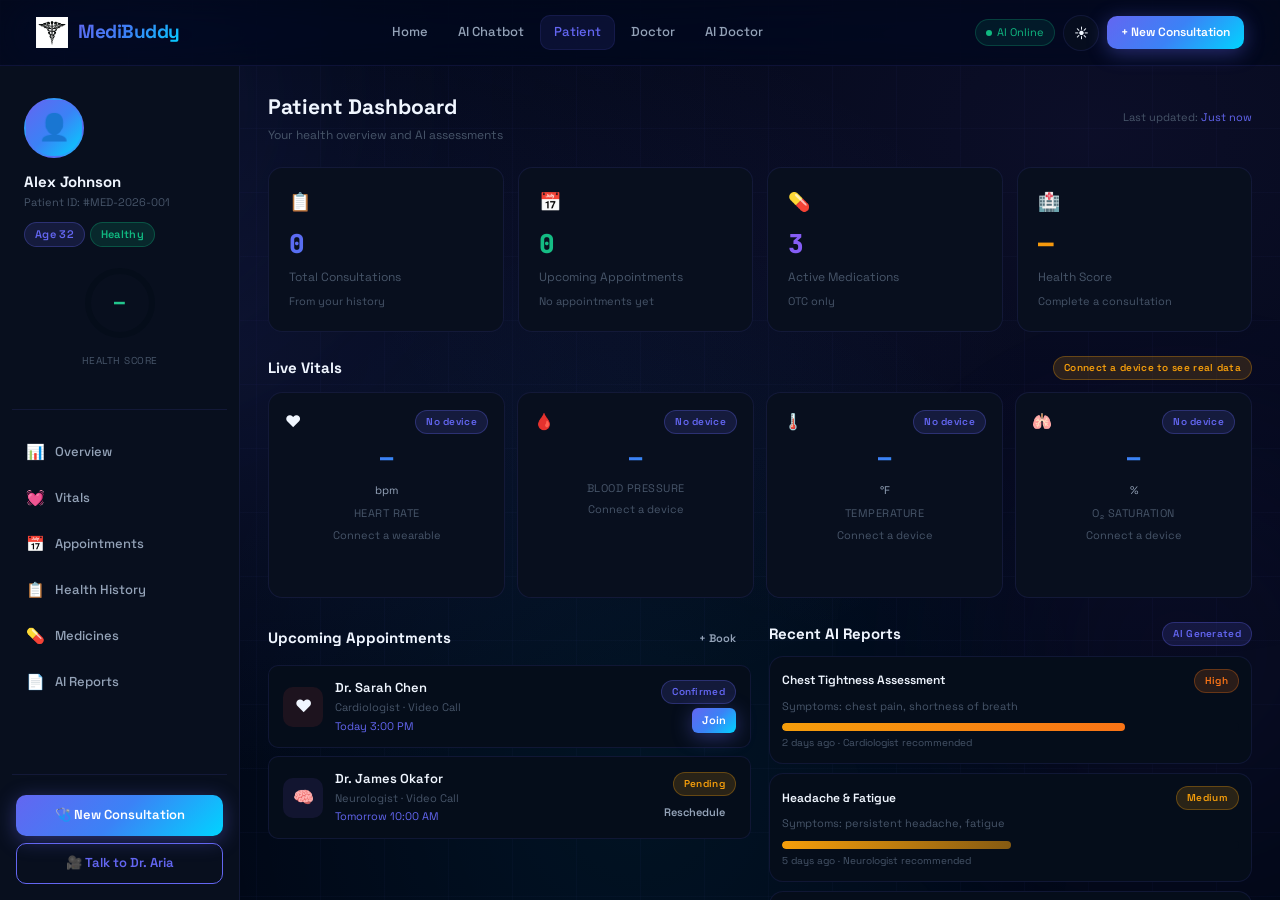
<file: pages/patient-dashboard.html>
<!DOCTYPE html>
<html lang="en" data-theme="dark">
<head>
  <meta charset="UTF-8"/>
  <meta name="viewport" content="width=device-width, initial-scale=1.0"/>
  <title>Patient Dashboard — MediBuddy</title>
  <link rel="stylesheet" href="../styles/main.css"/>
  <link rel="stylesheet" href="../styles/animations.css"/>
  <style>
    html,body{overflow:hidden;height:100%;}
    .layout-sidebar main{overflow-y:scroll!important;}
    .layout-sidebar main::-webkit-scrollbar{width:5px;}
    .layout-sidebar main::-webkit-scrollbar-track{background:transparent;}
    .layout-sidebar main::-webkit-scrollbar-thumb{background:var(--accent-indigo);border-radius:4px;}
    .dash-stats{display:grid;grid-template-columns:repeat(4,1fr);gap:14px;margin-bottom:24px;}
    .vitals-grid{display:grid;grid-template-columns:repeat(4,1fr);gap:12px;margin-bottom:24px;}
    .two-col{display:grid;grid-template-columns:1fr 1fr;gap:18px;margin-bottom:22px;}
    .vital-mini-chart{display:flex;align-items:flex-end;gap:2px;height:28px;margin-top:8px;}
    .vital-bar{width:4px;border-radius:2px;background:var(--accent-indigo);opacity:0.6;transition:height 0.5s ease;}
    .health-ring-wrap{position:relative;width:80px;height:80px;margin:0 auto 10px;}
    .health-ring-wrap svg{transform:rotate(-90deg);}
    .health-ring-val{position:absolute;inset:0;display:flex;align-items:center;justify-content:center;font-size:18px;font-weight:800;font-family:var(--font-mono);background:var(--gradient-green);-webkit-background-clip:text;-webkit-text-fill-color:transparent;background-clip:text;}
    .med-row{display:flex;align-items:center;justify-content:space-between;padding:10px 12px;background:var(--bg-secondary);border-radius:var(--radius-sm);border:1px solid var(--border);margin-bottom:7px;transition:var(--transition);}
    .med-row:hover{border-color:var(--border-hover);}
    @media(max-width:1100px){.dash-stats{grid-template-columns:repeat(2,1fr);}.vitals-grid{grid-template-columns:repeat(2,1fr);}}
    @media(max-width:700px){.two-col{grid-template-columns:1fr;}}
  </style>
</head>
<body>
<div class="grid-bg"></div><div class="mesh-bg"></div>
<div class="orb orb-1"></div><div class="orb orb-2"></div>

<nav class="navbar">
  <a href="../index.html" class="nav-logo">
    <img src="../assets/logo.png" alt="MediBuddy logo" style="width:32px;height:32px;object-fit:contain;"/>
    <span class="nav-logo-text">MediBuddy</span>
  </a>
  <ul class="nav-links">
    <li><a href="../index.html">Home</a></li>
    <li><a href="chat.html">AI Chatbot</a></li>
    <li><a href="patient-dashboard.html" class="active">Patient</a></li>
    <li><a href="doctor-dashboard.html">Doctor</a></li>
    <li><a href="video-call.html">AI Doctor</a></li>
  </ul>
  <div class="nav-actions">
    <div class="nav-pill"><span class="nav-pill-dot"></span>AI Online</div>
    <button class="theme-toggle" id="themeToggle" aria-label="Toggle theme">🌙</button>
    <a href="chat.html" class="btn btn-primary btn-sm">+ New Consultation</a>
  </div>
</nav>

<div class="page">
  <div class="layout-sidebar">
    <!-- Sidebar -->
    <aside class="sidebar">
      <div class="sidebar-profile">
        <div class="sidebar-avatar">👤</div>
        <div style="font-weight:700;font-size:15px;">Alex Johnson</div>
        <div style="font-size:11px;color:var(--text-muted);">Patient ID: #MED-2026-001</div>
        <div style="margin-top:10px;display:flex;gap:5px;flex-wrap:wrap;">
          <span class="badge badge-info">Age 32</span>
          <span class="badge badge-low">Healthy</span>
        </div>
        <!-- Health score ring — shown only when data exists -->
        <div style="margin-top:16px;" id="healthScoreWrap" style="display:none;">
          <div class="health-ring-wrap">
            <svg width="80" height="80" viewBox="0 0 80 80">
              <circle cx="40" cy="40" r="32" fill="none" stroke="var(--bg-secondary)" stroke-width="6"/>
              <circle cx="40" cy="40" r="32" fill="none" stroke="url(#healthGrad)" stroke-width="6"
                stroke-dasharray="201" stroke-dashoffset="201" id="healthRingFill" stroke-linecap="round"/>
              <defs>
                <linearGradient id="healthGrad" x1="0" y1="0" x2="1" y2="0">
                  <stop offset="0%" stop-color="#10b981"/>
                  <stop offset="100%" stop-color="#34d399"/>
                </linearGradient>
              </defs>
            </svg>
            <div class="health-ring-val" id="healthScoreVal">—</div>
          </div>
          <div style="text-align:center;font-size:10px;color:var(--text-muted);text-transform:uppercase;letter-spacing:0.5px;">Health Score</div>
        </div>
      </div>
      <div class="divider"></div>
      <ul class="sidebar-nav">
        <li><a href="#overview" class="active"><span class="nav-icon">📊</span>Overview</a></li>
        <li><a href="#vitals"><span class="nav-icon">💓</span>Vitals</a></li>
        <li><a href="#appointments"><span class="nav-icon">📅</span>Appointments</a></li>
        <li><a href="#history"><span class="nav-icon">📋</span>Health History</a></li>
        <li><a href="#medicines"><span class="nav-icon">💊</span>Medicines</a></li>
        <li><a href="#reports"><span class="nav-icon">📄</span>AI Reports</a></li>
      </ul>
      <div class="divider"></div>
      <div style="padding:0 4px;display:flex;flex-direction:column;gap:7px;">
        <a href="chat.html" class="btn btn-primary" style="width:100%;justify-content:center;font-size:13px;">🩺 New Consultation</a>
        <a href="video-call.html" class="btn btn-outline" style="width:100%;justify-content:center;font-size:13px;">🎥 Talk to Dr. Aria</a>
      </div>
    </aside>

    <!-- Main content -->
    <main style="padding:24px 28px;overflow-y:auto;" id="overview">
      <div style="display:flex;align-items:center;justify-content:space-between;margin-bottom:22px;">
        <div>
          <h1 style="font-size:21px;font-weight:800;margin-bottom:2px;">Patient Dashboard</h1>
          <p style="font-size:12px;color:var(--text-muted);">Your health overview and AI assessments</p>
        </div>
        <div style="font-size:11px;color:var(--text-muted);">Last updated: <span style="color:var(--accent-indigo);">Just now</span></div>
      </div>

      <!-- Stats -->
      <div class="dash-stats stagger">
        <div class="stat-card">
          <div style="font-size:18px;margin-bottom:6px;">📋</div>
          <div class="stat-value" style="background:var(--gradient-primary);-webkit-background-clip:text;-webkit-text-fill-color:transparent;background-clip:text;font-size:26px;" id="sc1">—</div>
          <div class="stat-label">Total Consultations</div>
          <div class="stat-change" style="color:var(--text-muted);">From your history</div>
        </div>
        <div class="stat-card">
          <div style="font-size:18px;margin-bottom:6px;">📅</div>
          <div class="stat-value" style="background:var(--gradient-green);-webkit-background-clip:text;-webkit-text-fill-color:transparent;background-clip:text;font-size:26px;" id="sc2">—</div>
          <div class="stat-label">Upcoming Appointments</div>
          <div class="stat-change" style="color:var(--text-muted);" id="nextApptLabel">No appointments yet</div>
        </div>
        <div class="stat-card">
          <div style="font-size:18px;margin-bottom:6px;">💊</div>
          <div class="stat-value" style="background:var(--gradient-purple);-webkit-background-clip:text;-webkit-text-fill-color:transparent;background-clip:text;font-size:26px;" id="sc3">—</div>
          <div class="stat-label">Active Medications</div>
          <div class="stat-change" style="color:var(--text-muted);">OTC only</div>
        </div>
        <div class="stat-card">
          <div style="font-size:18px;margin-bottom:6px;">🏥</div>
          <div class="stat-value" style="background:var(--gradient-amber);-webkit-background-clip:text;-webkit-text-fill-color:transparent;background-clip:text;font-size:26px;">—</div>
          <div class="stat-label">Health Score</div>
          <div class="stat-change" style="color:var(--text-muted);">Complete a consultation</div>
        </div>
      </div>

      <!-- Vitals -->
      <div id="vitals" style="margin-bottom:22px;">
        <div style="display:flex;align-items:center;justify-content:space-between;margin-bottom:12px;">
          <h2 style="font-size:15px;font-weight:700;">Live Vitals</h2>
          <span class="badge badge-medium" style="font-size:10px;">Connect a device to see real data</span>
        </div>
        <div class="vitals-grid">
          <div class="vital-card">
            <div style="display:flex;align-items:center;justify-content:space-between;margin-bottom:6px;">
              <span style="font-size:16px;">❤️</span>
              <span class="badge badge-info" style="font-size:10px;">No device</span>
            </div>
            <div class="vital-value" id="heartRate" style="font-size:22px;">—</div>
            <span class="vital-unit">bpm</span>
            <div class="vital-label">Heart Rate</div>
            <div class="vital-trend" style="color:var(--text-muted);">Connect a wearable</div>
            <div class="vital-mini-chart" id="hrChart"></div>
          </div>
          <div class="vital-card">
            <div style="display:flex;align-items:center;justify-content:space-between;margin-bottom:6px;">
              <span style="font-size:16px;">🩸</span>
              <span class="badge badge-info" style="font-size:10px;">No device</span>
            </div>
            <div class="vital-value" id="bloodPressure" style="font-size:22px;">—</div>
            <div class="vital-label">Blood Pressure</div>
            <div class="vital-trend" style="color:var(--text-muted);">Connect a device</div>
          </div>
          <div class="vital-card">
            <div style="display:flex;align-items:center;justify-content:space-between;margin-bottom:6px;">
              <span style="font-size:16px;">🌡️</span>
              <span class="badge badge-info" style="font-size:10px;">No device</span>
            </div>
            <div class="vital-value" id="temperature" style="font-size:22px;">—</div>
            <span class="vital-unit">°F</span>
            <div class="vital-label">Temperature</div>
            <div class="vital-trend" style="color:var(--text-muted);">Connect a device</div>
          </div>
          <div class="vital-card">
            <div style="display:flex;align-items:center;justify-content:space-between;margin-bottom:6px;">
              <span style="font-size:16px;">🫁</span>
              <span class="badge badge-info" style="font-size:10px;">No device</span>
            </div>
            <div class="vital-value" id="oxygenSat" style="font-size:22px;">—</div>
            <span class="vital-unit">%</span>
            <div class="vital-label">O₂ Saturation</div>
            <div class="vital-trend" style="color:var(--text-muted);">Connect a device</div>
          </div>
        </div>
      </div>

      <!-- Appointments + Reports -->
      <div class="two-col" id="appointments">
        <div>
          <div style="display:flex;align-items:center;justify-content:space-between;margin-bottom:10px;">
            <h2 style="font-size:15px;font-weight:700;">Upcoming Appointments</h2>
            <a href="chat.html" class="btn btn-ghost btn-sm" style="font-size:11px;">+ Book</a>
          </div>
          <div id="appointmentsList">
            <div class="appt-item">
              <div style="width:40px;height:40px;border-radius:var(--radius-sm);background:rgba(239,68,68,0.1);display:flex;align-items:center;justify-content:center;font-size:17px;flex-shrink:0;">❤️</div>
              <div style="flex:1;min-width:0;">
                <div style="font-weight:600;font-size:13px;" class="truncate">Dr. Sarah Chen</div>
                <div style="font-size:11px;color:var(--text-muted);">Cardiologist · Video Call</div>
                <div style="font-size:11px;color:var(--accent-indigo);margin-top:1px;">Today 3:00 PM</div>
              </div>
              <div style="display:flex;flex-direction:column;gap:4px;align-items:flex-end;flex-shrink:0;">
                <span class="badge badge-info" style="font-size:10px;">Confirmed</span>
                <a href="video-call.html" class="btn btn-primary btn-xs">Join</a>
              </div>
            </div>
            <div class="appt-item">
              <div style="width:40px;height:40px;border-radius:var(--radius-sm);background:rgba(139,92,246,0.1);display:flex;align-items:center;justify-content:center;font-size:17px;flex-shrink:0;">🧠</div>
              <div style="flex:1;min-width:0;">
                <div style="font-weight:600;font-size:13px;">Dr. James Okafor</div>
                <div style="font-size:11px;color:var(--text-muted);">Neurologist · Video Call</div>
                <div style="font-size:11px;color:var(--accent-indigo);margin-top:1px;">Tomorrow 10:00 AM</div>
              </div>
              <div style="display:flex;flex-direction:column;gap:4px;align-items:flex-end;flex-shrink:0;">
                <span class="badge badge-medium" style="font-size:10px;">Pending</span>
                <button class="btn btn-ghost btn-xs">Reschedule</button>
              </div>
            </div>
          </div>
        </div>

        <!-- AI Reports -->
        <div id="reports">
          <div style="display:flex;align-items:center;justify-content:space-between;margin-bottom:10px;">
            <h2 style="font-size:15px;font-weight:700;">Recent AI Reports</h2>
            <span class="badge badge-info" style="font-size:10px;">AI Generated</span>
          </div>
          <div style="display:flex;flex-direction:column;gap:9px;">
            <div class="card-flat" style="padding:12px;">
              <div style="display:flex;align-items:center;justify-content:space-between;margin-bottom:5px;">
                <div style="font-weight:600;font-size:12px;">Chest Tightness Assessment</div>
                <span class="badge badge-high" style="font-size:10px;">High</span>
              </div>
              <div style="font-size:11px;color:var(--text-muted);margin-bottom:7px;">Symptoms: chest pain, shortness of breath</div>
              <div class="urgency-bar"><div class="urgency-fill" style="width:75%;background:var(--gradient-amber);"></div></div>
              <div style="font-size:10px;color:var(--text-muted);margin-top:4px;">2 days ago · Cardiologist recommended</div>
            </div>
            <div class="card-flat" style="padding:12px;">
              <div style="display:flex;align-items:center;justify-content:space-between;margin-bottom:5px;">
                <div style="font-weight:600;font-size:12px;">Headache & Fatigue</div>
                <span class="badge badge-medium" style="font-size:10px;">Medium</span>
              </div>
              <div style="font-size:11px;color:var(--text-muted);margin-bottom:7px;">Symptoms: persistent headache, fatigue</div>
              <div class="urgency-bar"><div class="urgency-fill" style="width:50%;background:linear-gradient(90deg,#f59e0b,#f59e0b88);"></div></div>
              <div style="font-size:10px;color:var(--text-muted);margin-top:4px;">5 days ago · Neurologist recommended</div>
            </div>
            <div class="card-flat" style="padding:12px;">
              <div style="display:flex;align-items:center;justify-content:space-between;margin-bottom:5px;">
                <div style="font-weight:600;font-size:12px;">Sore Throat & Cough</div>
                <span class="badge badge-low" style="font-size:10px;">Low</span>
              </div>
              <div style="font-size:11px;color:var(--text-muted);margin-bottom:7px;">Symptoms: sore throat, mild cough</div>
              <div class="urgency-bar"><div class="urgency-fill" style="width:25%;background:var(--gradient-green);"></div></div>
              <div style="font-size:10px;color:var(--text-muted);margin-top:4px;">13 days ago · ENT recommended</div>
            </div>
          </div>
        </div>
      </div>

      <!-- History + Medicines -->
      <div class="two-col">
        <div id="history">
          <h2 style="font-size:15px;font-weight:700;margin-bottom:10px;">Health History</h2>
          <div class="card-flat" style="padding:16px;">
            <div class="timeline">
              <div class="timeline-item">
                <div class="timeline-time">March 26, 2026</div>
                <div class="timeline-content">AI consultation — Chest pain assessment. Urgency: High. Referred to cardiologist.</div>
              </div>
              <div class="timeline-item">
                <div class="timeline-time">March 21, 2026</div>
                <div class="timeline-content">Video call with Dr. Aria — Headache & fatigue. Recommended rest and hydration.</div>
              </div>
              <div class="timeline-item">
                <div class="timeline-time">March 15, 2026</div>
                <div class="timeline-content">AI consultation — Sore throat & cough. Urgency: Low. OTC lozenges suggested.</div>
              </div>
              <div class="timeline-item">
                <div class="timeline-time">February 28, 2026</div>
                <div class="timeline-content">Appointment with Dr. Priya Sharma — General checkup. All vitals normal.</div>
              </div>
              <div class="timeline-item">
                <div class="timeline-time">February 10, 2026</div>
                <div class="timeline-content">AI consultation — Anxiety & insomnia. Urgency: Medium. Psychiatrist recommended.</div>
              </div>
            </div>
          </div>
        </div>

        <div id="medicines">
          <div style="display:flex;align-items:center;justify-content:space-between;margin-bottom:10px;">
            <h2 style="font-size:15px;font-weight:700;">Current Medicines</h2>
            <span class="badge badge-medium" style="font-size:10px;">OTC Only</span>
          </div>
          <div class="safety-note" style="margin-bottom:10px;">
            <span class="safety-note-icon">⚠️</span>
            <div class="safety-note-text" style="font-size:11px;"><strong>AI Safety Disclaimer:</strong> AI-suggested OTC medicines only. Always consult a licensed physician. AI is not 100% accurate.</div>
          </div>
          <div class="med-row">
            <div style="display:flex;align-items:center;gap:9px;">
              <span style="font-size:17px;">💊</span>
              <div>
                <div style="font-weight:600;font-size:12px;">Paracetamol 500mg</div>
                <div style="font-size:10px;color:var(--text-muted);">Every 6 hours as needed</div>
              </div>
            </div>
            <span class="badge badge-low" style="font-size:10px;">Active</span>
          </div>
          <div class="med-row">
            <div style="display:flex;align-items:center;gap:9px;">
              <span style="font-size:17px;">💊</span>
              <div>
                <div style="font-weight:600;font-size:12px;">Cetirizine 10mg</div>
                <div style="font-size:10px;color:var(--text-muted);">Once daily — allergy</div>
              </div>
            </div>
            <span class="badge badge-low" style="font-size:10px;">Active</span>
          </div>
          <div class="med-row">
            <div style="display:flex;align-items:center;gap:9px;">
              <span style="font-size:17px;">💊</span>
              <div>
                <div style="font-weight:600;font-size:12px;">Melatonin 3mg</div>
                <div style="font-size:10px;color:var(--text-muted);">30 min before bed</div>
              </div>
            </div>
            <span class="badge badge-medium" style="font-size:10px;">As needed</span>
          </div>
          <div class="med-row">
            <div style="display:flex;align-items:center;gap:9px;">
              <span style="font-size:17px;">💊</span>
              <div>
                <div style="font-weight:600;font-size:12px;">Vitamin D3 1000IU</div>
                <div style="font-size:10px;color:var(--text-muted);">Once daily with food</div>
              </div>
            </div>
            <span class="badge badge-low" style="font-size:10px;">Active</span>
          </div>
        </div>
      </div>

      <!-- Safety note -->
      <div class="safety-note">
        <span class="safety-note-icon">⚠️</span>
        <div class="safety-note-text">
          <strong>Important Medical Disclaimer:</strong> MediBuddy is an AI-powered informational tool and does NOT replace professional medical advice, diagnosis, or treatment. AI systems are not 100% accurate. Always consult a qualified, licensed healthcare professional before making any medical decisions. In emergencies, call 911 (US), 999 (UK), or 112 (EU) immediately.
        </div>
      </div>
    </main>
  </div>
</div>

<script src="../js/app.js"></script>
<script src="../js/scheduler.js"></script>
<script>
document.addEventListener('DOMContentLoaded', () => {
  // Load real appointment count from localStorage
  const saved = JSON.parse(localStorage.getItem('appointments') || '[]');
  const sc2El = document.getElementById('sc2');
  const sc1El = document.getElementById('sc1');
  const sc3El = document.getElementById('sc3');
  const nextLabel = document.getElementById('nextApptLabel');

  if (sc2El) sc2El.textContent = saved.length > 0 ? saved.length : '0';
  if (sc1El) sc1El.textContent = saved.length > 0 ? saved.length : '0';
  if (sc3El) sc3El.textContent = '3'; // from the medicines list below
  if (nextLabel && saved.length > 0) {
    const next = saved[saved.length - 1];
    nextLabel.textContent = `Next: ${next.day} ${next.time}`;
    nextLabel.className = 'stat-change up';
  }

  // Render saved appointments
  if (saved.length > 0) {
    const list = document.getElementById('appointmentsList');
    saved.slice().reverse().forEach(appt => {
      const item = document.createElement('div');
      item.className = 'appt-item';
      item.innerHTML = `
        <div style="width:40px;height:40px;border-radius:var(--radius-sm);background:${appt.doctor?.color||'#6366f1'}18;display:flex;align-items:center;justify-content:center;font-size:17px;flex-shrink:0;">📅</div>
        <div style="flex:1;min-width:0;">
          <div style="font-weight:600;font-size:13px;">${appt.doctor?.name||'Doctor'}</div>
          <div style="font-size:11px;color:var(--text-muted);">${appt.doctor?.specialty||'Specialist'} · Video Call</div>
          <div style="font-size:11px;color:var(--accent-indigo);margin-top:1px;">${appt.day} ${appt.time}</div>
        </div>
        <span class="badge badge-info" style="font-size:10px;flex-shrink:0;">Confirmed</span>
      `;
      list.prepend(item);
    });
  }
});
</script>
</body>
</html>
</file>
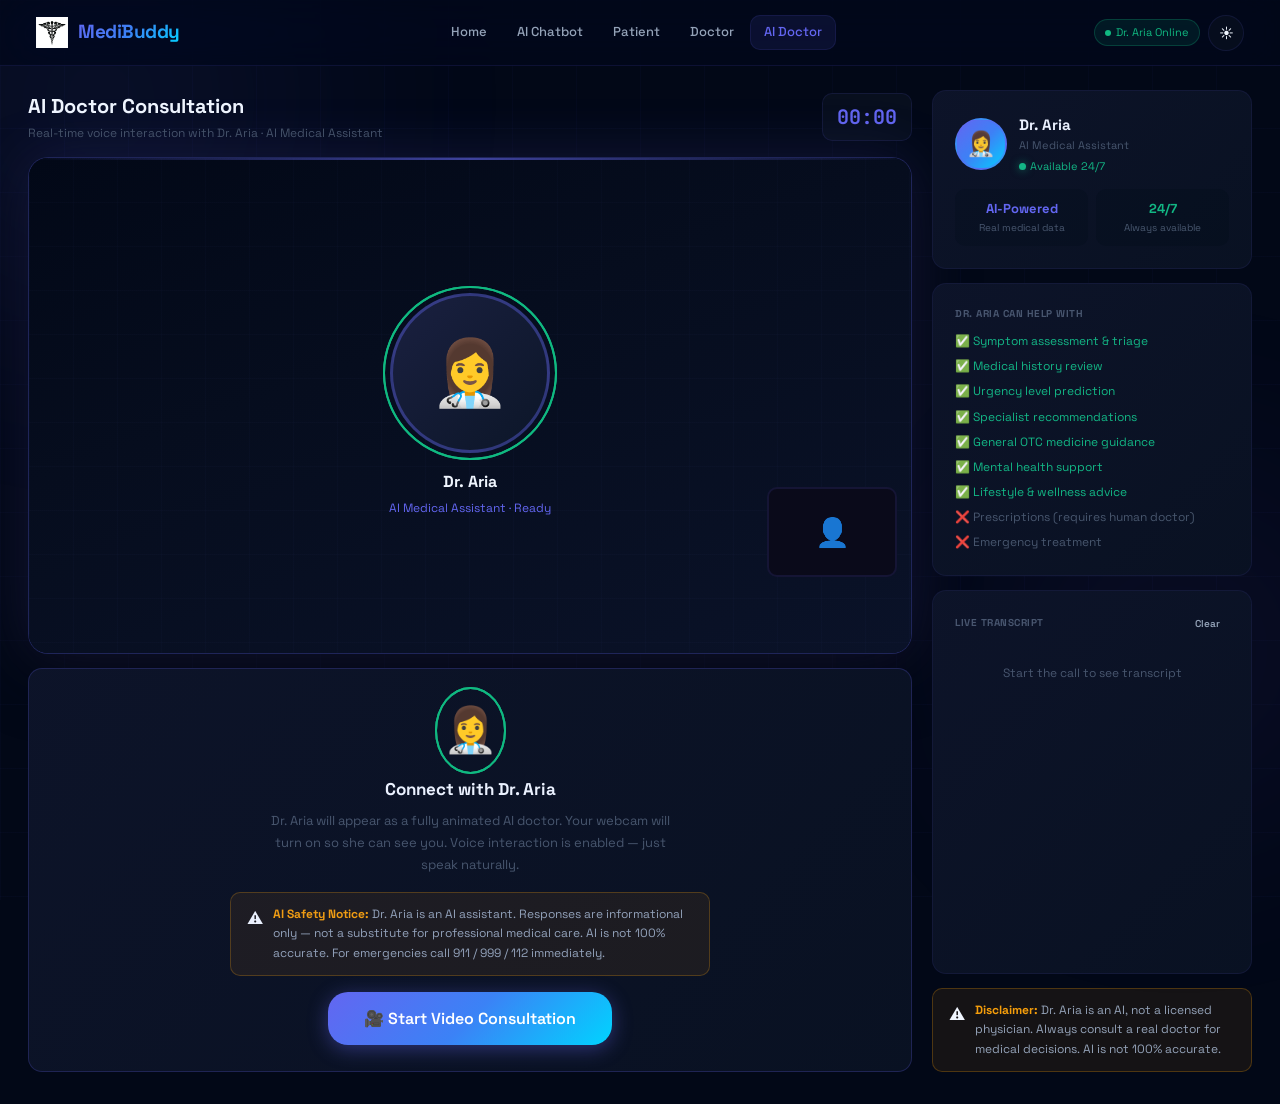
<file: pages/video-call.html>
<!DOCTYPE html>
<html lang="en" data-theme="dark">
<head>
  <meta charset="UTF-8"/>
  <meta name="viewport" content="width=device-width, initial-scale=1.0"/>
  <title>AI Doctor — Dr. Aria · MediBuddy</title>
  <link rel="stylesheet" href="../styles/main.css"/>
  <link rel="stylesheet" href="../styles/animations.css"/>
  <style>
    .vc-layout{display:grid;grid-template-columns:1fr 320px;gap:20px;padding:24px 0 32px;}

    /* ── Video container ── */
    .video-container{
      position:relative;background:#020817;
      border-radius:var(--radius-lg);overflow:hidden;
      aspect-ratio:16/9;
      border:1px solid rgba(99,102,241,0.3);
      box-shadow:0 0 60px rgba(99,102,241,0.18),0 20px 60px rgba(0,0,0,0.6);
    }

    /* ── Aria canvas fills the whole video area ── */
    #ariaAvatarContainer{
      position:absolute;inset:0;
      display:flex;align-items:center;justify-content:center;
      background:linear-gradient(160deg,#020817 0%,#060d1e 40%,#0a1228 100%);
    }
    #ariaAvatarContainer canvas{
      width:100%!important;height:100%!important;display:block;
    }

    /* ── Idle state (before call) ── */
    .idle-overlay{
      position:absolute;inset:0;display:flex;flex-direction:column;
      align-items:center;justify-content:center;z-index:5;
      background:linear-gradient(160deg,#020817 0%,#060d1e 40%,#0a1228 100%);
    }
    .idle-avatar{
      width:160px;height:160px;border-radius:50%;
      background:linear-gradient(135deg,#1a2040,#0c1628);
      border:3px solid rgba(99,102,241,0.4);
      display:flex;align-items:center;justify-content:center;
      font-size:64px;position:relative;margin-bottom:16px;
    }
    .idle-grid{
      position:absolute;inset:0;
      background-image:linear-gradient(rgba(99,102,241,0.025) 1px,transparent 1px),
                       linear-gradient(90deg,rgba(99,102,241,0.025) 1px,transparent 1px);
      background-size:44px 44px;
    }

    /* ── User PiP ── */
    .user-pip{
      position:absolute;bottom:76px;right:14px;
      width:130px;height:90px;
      background:#0a0a1a;
      border-radius:var(--radius-sm);
      border:2px solid var(--border);
      overflow:hidden;z-index:20;
      display:flex;align-items:center;justify-content:center;
      transition:var(--transition);
    }
    .user-pip:hover{border-color:var(--accent-indigo);}
    .user-pip video{width:100%;height:100%;object-fit:cover;transform:scaleX(-1);}

    /* ── Overlays ── */
    .call-status-bar{
      position:absolute;top:14px;left:50%;transform:translateX(-50%);
      background:rgba(2,8,23,0.8);backdrop-filter:blur(16px);
      border:1px solid var(--border);border-radius:20px;
      padding:5px 16px;display:flex;align-items:center;gap:8px;
      z-index:15;font-size:12px;white-space:nowrap;
    }
    .doctor-name-tag{
      position:absolute;bottom:76px;left:14px;
      background:rgba(2,8,23,0.8);backdrop-filter:blur(12px);
      border:1px solid var(--border);border-radius:var(--radius-xs);
      padding:6px 12px;z-index:15;
    }
    .waveform-container{
      position:absolute;bottom:76px;left:50%;transform:translateX(-50%);
      z-index:15;display:none;
    }
    .scan-overlay{position:absolute;inset:0;overflow:hidden;pointer-events:none;z-index:4;}
    .particles{position:absolute;inset:0;pointer-events:none;z-index:3;}

    /* ── Controls ── */
    .call-controls{
      display:flex;gap:10px;justify-content:center;align-items:center;
      padding:14px 20px;background:var(--bg-card);border-top:1px solid var(--border);
    }
    .control-btn{
      width:48px;height:48px;border-radius:50%;
      border:1px solid var(--border);background:var(--bg-secondary);
      color:var(--text-primary);font-size:17px;cursor:pointer;
      display:flex;align-items:center;justify-content:center;
      transition:var(--transition);font-family:var(--font-sans);
    }
    .control-btn:hover{border-color:var(--accent-indigo);background:rgba(99,102,241,0.12);transform:scale(1.06);}
    .control-btn.muted{background:rgba(239,68,68,0.15);border-color:var(--accent-red);}
    .control-btn.end-call{
      background:var(--gradient-danger);border-color:transparent;
      width:56px;height:56px;font-size:20px;
      box-shadow:0 4px 20px rgba(239,68,68,0.35);
    }
    .control-btn.end-call:hover{transform:scale(1.1);box-shadow:0 6px 28px rgba(239,68,68,0.55);}

    /* ── Side panel ── */
    .side-panel{display:flex;flex-direction:column;gap:14px;}
    .input-field{
      background:var(--bg-input);border:1px solid var(--border);
      border-radius:var(--radius-sm);padding:9px 13px;
      color:var(--text-primary);font-size:13px;font-family:var(--font-sans);
      outline:none;transition:var(--transition);width:100%;
    }
    .input-field:focus{border-color:var(--accent-indigo);box-shadow:0 0 0 3px rgba(99,102,241,0.1);}
    .input-field::placeholder{color:var(--text-muted);}

    @media(max-width:900px){.vc-layout{grid-template-columns:1fr;}.side-panel{display:none;}}
  </style>
</head>
<body>
<div class="grid-bg"></div>
<div class="orb orb-1"></div><div class="orb orb-2"></div>

<nav class="navbar">
  <a href="../index.html" class="nav-logo">
    <img src="../assets/logo.png" alt="MediBuddy logo" style="width:32px;height:32px;object-fit:contain;"/>
    <span class="nav-logo-text">MediBuddy</span>
  </a>
  <ul class="nav-links">
    <li><a href="../index.html">Home</a></li>
    <li><a href="chat.html">AI Chatbot</a></li>
    <li><a href="patient-dashboard.html">Patient</a></li>
    <li><a href="doctor-dashboard.html">Doctor</a></li>
    <li><a href="video-call.html" class="active">AI Doctor</a></li>
  </ul>
  <div class="nav-actions">
    <div class="nav-pill"><span class="nav-pill-dot"></span>Dr. Aria Online</div>
    <button class="theme-toggle" id="themeToggle" aria-label="Toggle theme">🌙</button>
  </div>
</nav>

<div class="page">
  <div class="container">
    <div class="vc-layout">

      <!-- ══ Left: Video ══ -->
      <div>
        <!-- Header row -->
        <div style="display:flex;align-items:center;justify-content:space-between;margin-bottom:14px;">
          <div>
            <h1 style="font-size:20px;font-weight:800;margin-bottom:2px;">AI Doctor Consultation</h1>
            <p style="font-size:12px;color:var(--text-muted);">Real-time voice interaction with Dr. Aria · AI Medical Assistant</p>
          </div>
          <div id="callTimer" style="font-size:20px;font-weight:700;font-family:var(--font-mono);color:var(--accent-indigo);background:var(--bg-card);padding:7px 14px;border-radius:var(--radius-sm);border:1px solid var(--border);">00:00</div>
        </div>

        <!-- Video box -->
        <div class="video-container" id="videoBox">

          <!-- Aria canvas (filled by JS after call starts) -->
          <div id="ariaAvatarContainer">
            <!-- Idle overlay shown before call -->
            <div class="idle-overlay" id="idleOverlay">
              <div class="idle-grid"></div>
              <div class="particles" id="videoParticles"></div>
              <div class="scan-overlay"><div class="scan-line"></div></div>
              <div class="idle-avatar">
                👩‍⚕️
                <div class="call-ring" style="inset:-10px;"></div>
                <div class="call-ring" style="inset:-10px;animation-delay:0.7s;"></div>
              </div>
              <div style="font-size:16px;font-weight:700;color:var(--text-primary);margin-bottom:4px;">Dr. Aria</div>
              <div style="font-size:12px;color:var(--accent-indigo);">AI Medical Assistant · Ready</div>
            </div>
          </div>

          <!-- Status bar (always visible during call) -->
          <div class="call-status-bar" id="callStatusBar" style="display:none;">
            <span class="status-dot online"></span>
            <span id="callStatusText">Connecting...</span>
          </div>

          <!-- Doctor name tag (during call) -->
          <div class="doctor-name-tag" id="doctorNameTag" style="display:none;">
            <div style="font-weight:700;font-size:12px;">Dr. Aria</div>
            <div style="font-size:10px;color:var(--accent-indigo);">AI Medical Assistant</div>
          </div>

          <!-- Waveform (shown when speaking) -->
          <div class="waveform-container" id="waveformContainer">
            <div class="waveform">
              <div class="wave-bar"></div><div class="wave-bar"></div>
              <div class="wave-bar"></div><div class="wave-bar"></div>
              <div class="wave-bar"></div><div class="wave-bar"></div>
              <div class="wave-bar"></div><div class="wave-bar"></div>
            </div>
          </div>

          <!-- User PiP (webcam) -->
          <div class="user-pip" id="userVideoFeed" title="Your camera">
            <span style="font-size:28px;">👤</span>
          </div>

          <!-- Call controls (shown after call starts) -->
          <div class="call-controls" id="callControls" style="display:none;">
            <button class="control-btn" id="muteBtn" title="Mute/Unmute" aria-label="Mute">🎤</button>
            <button class="control-btn" id="videoToggleBtn" title="Toggle camera" aria-label="Camera">📹</button>
            <button class="control-btn" title="Share screen" onclick="Toast.show('Screen sharing not available in demo','info')">🖥️</button>
            <button class="control-btn" title="Settings" onclick="Toast.show('Settings coming soon','info')">⚙️</button>
            <button class="control-btn end-call" id="endCallBtn" title="End call" aria-label="End call">📵</button>
          </div>
        </div>

        <!-- Pre-call card -->
        <div id="startCallCard" style="margin-top:14px;">
          <div class="card" style="padding:26px;text-align:center;border-color:rgba(99,102,241,0.25);">
            <div style="font-size:44px;margin-bottom:10px;position:relative;display:inline-block;">
              👩‍⚕️
              <div class="call-ring" style="inset:-8px;"></div>
              <div class="call-ring" style="inset:-8px;animation-delay:0.6s;"></div>
            </div>
            <div style="font-size:17px;font-weight:800;margin-bottom:7px;">Connect with Dr. Aria</div>
            <div style="font-size:13px;color:var(--text-muted);margin-bottom:16px;max-width:420px;margin-left:auto;margin-right:auto;line-height:1.7;">
              Dr. Aria will appear as a fully animated AI doctor. Your webcam will turn on so she can see you. Voice interaction is enabled — just speak naturally.
            </div>
            <div class="safety-note" style="margin-bottom:16px;text-align:left;max-width:480px;margin-left:auto;margin-right:auto;">
              <span class="safety-note-icon">⚠️</span>
              <div class="safety-note-text">
                <strong>AI Safety Notice:</strong> Dr. Aria is an AI assistant. Responses are informational only — not a substitute for professional medical care. AI is not 100% accurate. For emergencies call 911 / 999 / 112 immediately.
              </div>
            </div>
            <button onclick="startConsultation()" class="btn btn-primary btn-xl">
              🎥 Start Video Consultation
            </button>
          </div>
        </div>

        <!-- Text input during call -->
        <div id="callTextArea" style="display:none;margin-top:12px;">
          <div class="card" style="padding:12px;">
            <div style="font-size:11px;color:var(--text-muted);margin-bottom:7px;">💬 Type a message to Dr. Aria</div>
            <div style="display:flex;gap:8px;">
              <input type="text" id="callTextInput" class="input-field" placeholder="Type your question..." aria-label="Message to Dr. Aria"/>
              <button class="btn btn-primary btn-sm" onclick="sendCallMessage()" style="flex-shrink:0;">Send</button>
            </div>
          </div>
        </div>
      </div>

      <!-- ══ Right: Side panel ══ -->
      <div class="side-panel">

        <!-- Doctor info -->
        <div class="card">
          <div style="display:flex;align-items:center;gap:12px;margin-bottom:14px;">
            <div style="width:52px;height:52px;border-radius:50%;background:var(--gradient-primary);display:flex;align-items:center;justify-content:center;font-size:24px;border:2px solid rgba(99,102,241,0.4);flex-shrink:0;">👩‍⚕️</div>
            <div>
              <div style="font-weight:700;font-size:15px;">Dr. Aria</div>
              <div style="font-size:11px;color:var(--text-muted);">AI Medical Assistant</div>
              <div style="display:flex;align-items:center;gap:4px;margin-top:3px;">
                <span class="status-dot online"></span>
                <span style="font-size:11px;color:var(--accent-green);">Available 24/7</span>
              </div>
            </div>
          </div>
          <div style="display:grid;grid-template-columns:1fr 1fr;gap:8px;">
            <div style="background:var(--bg-secondary);padding:10px;border-radius:var(--radius-sm);text-align:center;">
              <div style="font-size:13px;font-weight:700;color:var(--accent-indigo);">AI-Powered</div>
              <div style="font-size:10px;color:var(--text-muted);">Real medical data</div>
            </div>
            <div style="background:var(--bg-secondary);padding:10px;border-radius:var(--radius-sm);text-align:center;">
              <div style="font-size:13px;font-weight:700;color:var(--accent-green);">24/7</div>
              <div style="font-size:10px;color:var(--text-muted);">Always available</div>
            </div>
          </div>
        </div>

        <!-- Capabilities -->
        <div class="card">
          <div style="font-size:10px;font-weight:700;color:var(--text-muted);text-transform:uppercase;letter-spacing:0.5px;margin-bottom:10px;">Dr. Aria Can Help With</div>
          <div style="display:flex;flex-direction:column;gap:6px;font-size:12px;">
            <div style="color:var(--accent-green);">✅ Symptom assessment & triage</div>
            <div style="color:var(--accent-green);">✅ Medical history review</div>
            <div style="color:var(--accent-green);">✅ Urgency level prediction</div>
            <div style="color:var(--accent-green);">✅ Specialist recommendations</div>
            <div style="color:var(--accent-green);">✅ General OTC medicine guidance</div>
            <div style="color:var(--accent-green);">✅ Mental health support</div>
            <div style="color:var(--accent-green);">✅ Lifestyle & wellness advice</div>
            <div style="color:var(--text-muted);">❌ Prescriptions (requires human doctor)</div>
            <div style="color:var(--text-muted);">❌ Emergency treatment</div>
          </div>
        </div>

        <!-- Live transcript -->
        <div class="card" style="flex:1;display:flex;flex-direction:column;min-height:200px;">
          <div style="display:flex;align-items:center;justify-content:space-between;margin-bottom:10px;flex-shrink:0;">
            <div style="font-size:10px;font-weight:700;color:var(--text-muted);text-transform:uppercase;letter-spacing:0.5px;">Live Transcript</div>
            <button class="btn btn-ghost btn-sm" style="font-size:10px;padding:3px 8px;" onclick="clearTranscript()">Clear</button>
          </div>
          <div id="callTranscript" style="flex:1;overflow-y:auto;display:flex;flex-direction:column;gap:6px;min-height:0;">
            <div data-placeholder style="text-align:center;padding:20px;color:var(--text-muted);font-size:12px;">Start the call to see transcript</div>
          </div>
        </div>

        <!-- Safety note -->
        <div class="safety-note">
          <span class="safety-note-icon">⚠️</span>
          <div class="safety-note-text">
            <strong>Disclaimer:</strong> Dr. Aria is an AI, not a licensed physician. Always consult a real doctor for medical decisions. AI is not 100% accurate.
          </div>
        </div>
      </div>
    </div>
  </div>
</div>

<script src="../js/app.js"></script>
<script src="../js/ai-doctor.js"></script>
<script>
// ── Page-level helpers ────────────────────────────────────────────────────────

function clearTranscript() {
  const t = document.getElementById('callTranscript');
  if (t) t.innerHTML = '<div style="text-align:center;padding:16px;color:var(--text-muted);font-size:12px;">Cleared</div>';
}

function sendCallMessage() {
  const input = document.getElementById('callTextInput');
  if (!input || !input.value.trim()) return;
  const msg = input.value.trim();
  input.value = '';
  if (aiDoctor) {
    aiDoctor.addCallMessage(msg, 'user');
    setTimeout(() => aiDoctor.speak(aiDoctor.generateResponse(msg)), 500);
  }
}

async function startConsultation() {
  if (!aiDoctor) return;

  // Hide pre-call card, show controls + text area
  document.getElementById('startCallCard').style.display = 'none';
  document.getElementById('callControls').style.display  = 'flex';
  document.getElementById('callTextArea').style.display  = 'block';
  document.getElementById('callStatusBar').style.display = 'flex';
  document.getElementById('doctorNameTag').style.display = 'block';
  document.getElementById('callStatusText').textContent  = 'Connecting...';

  // Hide idle overlay — canvas will take over
  const idle = document.getElementById('idleOverlay');
  if (idle) idle.style.display = 'none';

  await aiDoctor.startCall();

  setTimeout(() => {
    const st = document.getElementById('callStatusText');
    if (st && st.textContent === 'Connecting...') st.textContent = 'Connected';
  }, 1600);
}

// ── Patch updateAvatarState for waveform + status text ────────────────────────
document.addEventListener('DOMContentLoaded', () => {
  initParticles('videoParticles');

  const origUpdate = AIDoctorCall.prototype.updateAvatarState;
  AIDoctorCall.prototype.updateAvatarState = function(state) {
    if (origUpdate) origUpdate.call(this, state);
    const wf  = document.getElementById('waveformContainer');
    const st  = document.getElementById('callStatusText');
    if (wf) wf.style.display = state === 'speaking' ? 'flex' : 'none';
    if (st) {
      if      (state === 'speaking')  st.textContent = 'Dr. Aria is speaking...';
      else if (state === 'listening') st.textContent = 'Listening...';
      else if (state === 'idle')      st.textContent = 'Call ended';
    }
  };
});

document.getElementById('callTextInput')?.addEventListener('keydown', e => {
  if (e.key === 'Enter') sendCallMessage();
});
</script>
</body>
</html>
</file>
<file: styles/main.css>
/* ═══════════════════════════════════════════════════════════
   MediAI — Premium Futuristic Design System v3
   ═══════════════════════════════════════════════════════════ */
@import url('https://fonts.googleapis.com/css2?family=Inter:wght@300;400;500;600;700;800;900&family=Space+Grotesk:wght@400;500;600;700&family=JetBrains+Mono:wght@400;600&display=swap');

/* ── Dark Theme (Default) ── */
:root {
  --bg-primary: #020817;
  --bg-secondary: #050d1a;
  --bg-card: #080f1e;
  --bg-card-hover: #0c1628;
  --bg-glass: rgba(8,15,30,0.8);
  --bg-glass-light: rgba(255,255,255,0.03);
  --bg-input: rgba(5,13,26,0.9);
  --accent-cyan: #00d4ff;
  --accent-blue: #3b82f6;
  --accent-indigo: #6366f1;
  --accent-purple: #8b5cf6;
  --accent-violet: #a78bfa;
  --accent-green: #10b981;
  --accent-emerald: #34d399;
  --accent-red: #ef4444;
  --accent-rose: #f43f5e;
  --accent-orange: #f97316;
  --accent-amber: #f59e0b;
  --accent-pink: #ec4899;
  --text-primary: #f0f6ff;
  --text-secondary: #94a3b8;
  --text-muted: #475569;
  --text-dim: #1e3a5f;
  --border: rgba(99,102,241,0.12);
  --border-hover: rgba(99,102,241,0.35);
  --border-strong: rgba(99,102,241,0.55);
  --border-cyan: rgba(0,212,255,0.2);
  --shadow-sm: 0 2px 8px rgba(0,0,0,0.4);
  --shadow-md: 0 8px 32px rgba(0,0,0,0.5);
  --shadow-lg: 0 20px 60px rgba(0,0,0,0.6);
  --shadow-glow: 0 0 40px rgba(99,102,241,0.15);
  --shadow-glow-cyan: 0 0 40px rgba(0,212,255,0.15);
  --shadow-glow-green: 0 0 30px rgba(16,185,129,0.2);
  --shadow-glow-red: 0 0 30px rgba(239,68,68,0.2);
  --gradient-primary: linear-gradient(135deg,#6366f1 0%,#3b82f6 50%,#00d4ff 100%);
  --gradient-purple: linear-gradient(135deg,#8b5cf6 0%,#6366f1 100%);
  --gradient-green: linear-gradient(135deg,#10b981 0%,#34d399 100%);
  --gradient-danger: linear-gradient(135deg,#ef4444 0%,#f97316 100%);
  --gradient-amber: linear-gradient(135deg,#f59e0b 0%,#f97316 100%);
  --gradient-card: linear-gradient(135deg,rgba(99,102,241,0.05) 0%,rgba(59,130,246,0.02) 100%);
  --gradient-mesh: radial-gradient(ellipse at 15% 40%,rgba(99,102,241,0.1) 0%,transparent 55%),
                   radial-gradient(ellipse at 85% 15%,rgba(139,92,246,0.08) 0%,transparent 50%),
                   radial-gradient(ellipse at 50% 85%,rgba(0,212,255,0.06) 0%,transparent 50%);
  --radius-xs: 6px; --radius-sm: 10px; --radius: 14px; --radius-lg: 20px; --radius-xl: 28px; --radius-2xl: 36px;
  --transition: all 0.25s cubic-bezier(0.4,0,0.2,1);
  --transition-fast: all 0.15s cubic-bezier(0.4,0,0.2,1);
  --transition-slow: all 0.4s cubic-bezier(0.4,0,0.2,1);
  --font-sans: 'Space Grotesk','Inter',system-ui,sans-serif;
  --font-mono: 'JetBrains Mono',monospace;
}

/* ── Light Theme ── */
[data-theme="light"] {
  --bg-primary: #f8faff;
  --bg-secondary: #eef2ff;
  --bg-card: #ffffff;
  --bg-card-hover: #f5f8ff;
  --bg-glass: rgba(255,255,255,0.9);
  --bg-glass-light: rgba(0,0,0,0.02);
  --bg-input: rgba(248,250,255,0.95);
  --accent-cyan: #0284c7;
  --accent-blue: #2563eb;
  --accent-indigo: #4f46e5;
  --accent-purple: #7c3aed;
  --accent-violet: #6d28d9;
  --accent-green: #059669;
  --accent-emerald: #10b981;
  --accent-red: #dc2626;
  --accent-rose: #e11d48;
  --accent-orange: #ea580c;
  --accent-amber: #d97706;
  --accent-pink: #db2777;
  --text-primary: #0f172a;
  --text-secondary: #475569;
  --text-muted: #94a3b8;
  --text-dim: #cbd5e1;
  --border: rgba(79,70,229,0.12);
  --border-hover: rgba(79,70,229,0.35);
  --border-strong: rgba(79,70,229,0.55);
  --border-cyan: rgba(2,132,199,0.2);
  --shadow-sm: 0 2px 8px rgba(0,0,0,0.06);
  --shadow-md: 0 8px 32px rgba(0,0,0,0.08);
  --shadow-lg: 0 20px 60px rgba(0,0,0,0.1);
  --shadow-glow: 0 0 40px rgba(79,70,229,0.1);
  --shadow-glow-cyan: 0 0 40px rgba(2,132,199,0.1);
  --shadow-glow-green: 0 0 30px rgba(5,150,105,0.12);
  --shadow-glow-red: 0 0 30px rgba(220,38,38,0.12);
  --gradient-mesh: radial-gradient(ellipse at 15% 40%,rgba(79,70,229,0.06) 0%,transparent 55%),
                   radial-gradient(ellipse at 85% 15%,rgba(124,58,237,0.04) 0%,transparent 50%);
}

/* ── Reset ── */
*,*::before,*::after{margin:0;padding:0;box-sizing:border-box;}
html{scroll-behavior:smooth;}
body{font-family:var(--font-sans);background:var(--bg-primary);color:var(--text-primary);min-height:100vh;overflow-x:hidden;transition:background 0.4s ease,color 0.4s ease;line-height:1.6;}
::-webkit-scrollbar{width:4px;height:4px;}
::-webkit-scrollbar-track{background:transparent;}
::-webkit-scrollbar-thumb{background:var(--accent-indigo);border-radius:4px;opacity:0.5;}
::-webkit-scrollbar-thumb:hover{background:var(--accent-purple);}
a{text-decoration:none;color:inherit;}
button{cursor:pointer;font-family:var(--font-sans);}
input,textarea,select{font-family:var(--font-sans);}

/* ── Background ── */
.grid-bg{position:fixed;inset:0;pointer-events:none;z-index:0;
  background-image:linear-gradient(rgba(99,102,241,0.03) 1px,transparent 1px),linear-gradient(90deg,rgba(99,102,241,0.03) 1px,transparent 1px);
  background-size:64px 64px;}
[data-theme="light"] .grid-bg{background-image:linear-gradient(rgba(79,70,229,0.04) 1px,transparent 1px),linear-gradient(90deg,rgba(79,70,229,0.04) 1px,transparent 1px);}
.mesh-bg{position:fixed;inset:0;pointer-events:none;z-index:0;background:var(--gradient-mesh);}
.orb{position:fixed;border-radius:50%;filter:blur(120px);pointer-events:none;z-index:0;opacity:0.4;}
.orb-1{width:600px;height:600px;background:radial-gradient(circle,rgba(99,102,241,0.35),transparent 70%);top:-200px;left:-200px;animation:orb-drift-1 20s ease-in-out infinite;}
.orb-2{width:500px;height:500px;background:radial-gradient(circle,rgba(139,92,246,0.3),transparent 70%);bottom:0;right:-150px;animation:orb-drift-2 25s ease-in-out infinite;}
.orb-3{width:350px;height:350px;background:radial-gradient(circle,rgba(0,212,255,0.2),transparent 70%);top:40%;left:35%;animation:orb-drift-3 18s ease-in-out infinite;}
@keyframes orb-drift-1{0%,100%{transform:translate(0,0);}33%{transform:translate(60px,40px);}66%{transform:translate(-30px,60px);}}
@keyframes orb-drift-2{0%,100%{transform:translate(0,0);}33%{transform:translate(-50px,-30px);}66%{transform:translate(40px,-60px);}}
@keyframes orb-drift-3{0%,100%{transform:translate(0,0);}50%{transform:translate(30px,-40px);}}

/* ── Navbar ── */
.navbar{position:fixed;top:0;left:0;right:0;z-index:1000;padding:0 36px;height:66px;display:flex;align-items:center;justify-content:space-between;
  background:rgba(2,8,23,0.7);backdrop-filter:blur(28px) saturate(200%);-webkit-backdrop-filter:blur(28px) saturate(200%);
  border-bottom:1px solid var(--border);transition:var(--transition);}
[data-theme="light"] .navbar{background:rgba(248,250,255,0.8);}
.nav-logo{display:flex;align-items:center;gap:10px;color:var(--text-primary);}
.nav-logo-icon{width:36px;height:36px;border-radius:10px;background:var(--gradient-primary);display:flex;align-items:center;justify-content:center;font-size:17px;box-shadow:0 4px 20px rgba(99,102,241,0.5);}
.nav-logo-text{font-size:19px;font-weight:700;letter-spacing:-0.5px;background:var(--gradient-primary);-webkit-background-clip:text;-webkit-text-fill-color:transparent;background-clip:text;}
.nav-links{display:flex;align-items:center;gap:2px;list-style:none;}
.nav-links a{color:var(--text-secondary);padding:6px 13px;border-radius:var(--radius-sm);font-size:13px;font-weight:500;transition:var(--transition);border:1px solid transparent;display:flex;align-items:center;gap:6px;}
.nav-links a:hover{color:var(--text-primary);background:var(--bg-glass-light);}
.nav-links a.active{color:var(--accent-indigo);background:rgba(99,102,241,0.1);border-color:var(--border);}
.nav-actions{display:flex;align-items:center;gap:8px;}
.theme-toggle{width:36px;height:36px;border-radius:50%;border:1px solid var(--border);background:var(--bg-glass);color:var(--text-primary);cursor:pointer;display:flex;align-items:center;justify-content:center;font-size:14px;transition:var(--transition);}
.theme-toggle:hover{border-color:var(--accent-indigo);box-shadow:var(--shadow-glow);transform:rotate(15deg);}
.nav-pill{display:flex;align-items:center;gap:5px;background:rgba(16,185,129,0.1);border:1px solid rgba(16,185,129,0.25);border-radius:20px;padding:4px 10px;font-size:11px;color:var(--accent-green);}
.nav-pill-dot{width:6px;height:6px;border-radius:50%;background:var(--accent-green);animation:pulse-dot 2s ease-in-out infinite;}
@keyframes pulse-dot{0%,100%{opacity:1;transform:scale(1);}50%{opacity:0.5;transform:scale(0.8);}}

/* ── Page ── */
.page{min-height:100vh;padding-top:66px;position:relative;z-index:1;}
.container{max-width:1340px;margin:0 auto;padding:0 28px;}

/* ── Buttons ── */
.btn{display:inline-flex;align-items:center;justify-content:center;gap:7px;padding:10px 20px;border-radius:var(--radius-sm);font-size:13.5px;font-weight:600;border:none;transition:var(--transition);cursor:pointer;white-space:nowrap;position:relative;overflow:hidden;}
.btn::after{content:'';position:absolute;inset:0;background:rgba(255,255,255,0);transition:var(--transition-fast);}
.btn:hover::after{background:rgba(255,255,255,0.06);}
.btn:active{transform:scale(0.97);}
.btn-primary{background:var(--gradient-primary);color:#fff;box-shadow:0 4px 20px rgba(99,102,241,0.4);}
.btn-primary:hover{box-shadow:0 6px 28px rgba(99,102,241,0.6);transform:translateY(-1px);}
.btn-secondary{background:var(--bg-card);color:var(--text-primary);border:1px solid var(--border);}
.btn-secondary:hover{border-color:var(--border-hover);background:var(--bg-card-hover);}
.btn-ghost{background:transparent;color:var(--text-secondary);border:1px solid transparent;}
.btn-ghost:hover{color:var(--text-primary);background:var(--bg-glass-light);border-color:var(--border);}
.btn-danger{background:var(--gradient-danger);color:#fff;box-shadow:0 4px 20px rgba(239,68,68,0.3);}
.btn-success{background:var(--gradient-green);color:#fff;box-shadow:0 4px 20px rgba(16,185,129,0.3);}
.btn-sm{padding:7px 14px;font-size:12px;}
.btn-lg{padding:14px 28px;font-size:15px;border-radius:var(--radius);}
.btn-xl{padding:16px 36px;font-size:16px;border-radius:var(--radius-lg);}
.btn-icon{width:38px;height:38px;padding:0;border-radius:var(--radius-sm);}
.btn-icon-round{width:38px;height:38px;padding:0;border-radius:50%;}

/* ── Cards ── */
.card{background:var(--bg-card);border:1px solid var(--border);border-radius:var(--radius);padding:22px;transition:var(--transition);position:relative;overflow:hidden;}
.card::before{content:'';position:absolute;inset:0;background:var(--gradient-card);pointer-events:none;}
.card:hover{border-color:var(--border-hover);box-shadow:var(--shadow-glow);}
.card-glass{background:var(--bg-glass);backdrop-filter:blur(20px);-webkit-backdrop-filter:blur(20px);border:1px solid var(--border);}
.card-glow{box-shadow:var(--shadow-glow),var(--shadow-md);}
.card-header{display:flex;align-items:center;justify-content:space-between;margin-bottom:18px;}
.card-title{font-size:15px;font-weight:700;color:var(--text-primary);}
.card-subtitle{font-size:12px;color:var(--text-muted);margin-top:2px;}

/* ── Badges ── */
.badge{display:inline-flex;align-items:center;gap:5px;padding:3px 10px;border-radius:20px;font-size:11px;font-weight:600;letter-spacing:0.3px;}
.badge-critical{background:rgba(239,68,68,0.15);color:#ef4444;border:1px solid rgba(239,68,68,0.3);}
.badge-high{background:rgba(249,115,22,0.15);color:#f97316;border:1px solid rgba(249,115,22,0.3);}
.badge-medium{background:rgba(245,158,11,0.15);color:#f59e0b;border:1px solid rgba(245,158,11,0.3);}
.badge-low{background:rgba(16,185,129,0.15);color:#10b981;border:1px solid rgba(16,185,129,0.3);}
.badge-info{background:rgba(99,102,241,0.15);color:var(--accent-indigo);border:1px solid rgba(99,102,241,0.3);}
.badge-purple{background:rgba(139,92,246,0.15);color:var(--accent-purple);border:1px solid rgba(139,92,246,0.3);}

/* ── Status Dots ── */
.status-dot{width:7px;height:7px;border-radius:50%;display:inline-block;}
.status-dot.online{background:var(--accent-green);box-shadow:0 0 8px rgba(16,185,129,0.6);animation:pulse-dot 2s ease-in-out infinite;}
.status-dot.busy{background:var(--accent-amber);}
.status-dot.offline{background:var(--text-muted);}

/* ── Forms ── */
.form-group{margin-bottom:16px;}
.form-label{display:block;font-size:12px;font-weight:600;color:var(--text-secondary);margin-bottom:6px;letter-spacing:0.3px;text-transform:uppercase;}
.form-input{width:100%;background:var(--bg-input);border:1px solid var(--border);border-radius:var(--radius-sm);padding:10px 14px;color:var(--text-primary);font-size:14px;font-family:var(--font-sans);outline:none;transition:var(--transition);}
.form-input:focus{border-color:var(--accent-indigo);box-shadow:0 0 0 3px rgba(99,102,241,0.12);}
.form-input::placeholder{color:var(--text-muted);}
.form-select{appearance:none;background-image:url("data:image/svg+xml,%3Csvg xmlns='http://www.w3.org/2000/svg' width='12' height='12' viewBox='0 0 12 12'%3E%3Cpath fill='%2394a3b8' d='M6 8L1 3h10z'/%3E%3C/svg%3E");background-repeat:no-repeat;background-position:right 12px center;}
textarea.form-input{resize:vertical;min-height:80px;line-height:1.6;}

/* ── Modal ── */
.modal-overlay{position:fixed;inset:0;z-index:2000;background:rgba(2,8,23,0.85);backdrop-filter:blur(12px);display:flex;align-items:center;justify-content:center;padding:20px;opacity:0;pointer-events:none;transition:var(--transition-slow);}
.modal-overlay.active{opacity:1;pointer-events:all;}
.modal{background:var(--bg-card);border:1px solid var(--border);border-radius:var(--radius-xl);padding:32px;max-width:560px;width:100%;max-height:90vh;overflow-y:auto;transform:translateY(20px) scale(0.97);transition:var(--transition-slow);box-shadow:var(--shadow-lg),var(--shadow-glow);}
.modal-overlay.active .modal{transform:translateY(0) scale(1);}
.modal-header{display:flex;align-items:center;justify-content:space-between;margin-bottom:24px;}
.modal-title{font-size:18px;font-weight:700;}
.modal-close{width:32px;height:32px;border-radius:50%;border:1px solid var(--border);background:transparent;color:var(--text-muted);cursor:pointer;display:flex;align-items:center;justify-content:center;font-size:16px;transition:var(--transition);}
.modal-close:hover{border-color:var(--accent-red);color:var(--accent-red);}

/* ── Progress ── */
.progress-bar{height:6px;background:var(--bg-secondary);border-radius:3px;overflow:hidden;}
.progress-fill{height:100%;border-radius:3px;transition:width 0.8s cubic-bezier(0.4,0,0.2,1);}

/* ── Tabs ── */
.tabs{display:flex;gap:4px;background:var(--bg-secondary);border-radius:var(--radius-sm);padding:4px;}
.tab{padding:7px 16px;border-radius:var(--radius-xs);font-size:13px;font-weight:500;color:var(--text-muted);cursor:pointer;transition:var(--transition);border:none;background:transparent;}
.tab.active{background:var(--bg-card);color:var(--text-primary);box-shadow:var(--shadow-sm);}
.tab:hover:not(.active){color:var(--text-secondary);}

/* ── Avatar ── */
.avatar{border-radius:50%;display:flex;align-items:center;justify-content:center;font-weight:700;flex-shrink:0;}
.avatar-sm{width:32px;height:32px;font-size:12px;}
.avatar-md{width:44px;height:44px;font-size:15px;}
.avatar-lg{width:60px;height:60px;font-size:20px;}
.avatar-xl{width:80px;height:80px;font-size:26px;}

/* ── Divider ── */
.divider{height:1px;background:var(--border);margin:20px 0;}
.divider-text{display:flex;align-items:center;gap:12px;color:var(--text-muted);font-size:12px;margin:20px 0;}
.divider-text::before,.divider-text::after{content:'';flex:1;height:1px;background:var(--border);}

/* ── Chip ── */
.chip{display:inline-flex;align-items:center;gap:5px;padding:5px 12px;border-radius:20px;font-size:12px;font-weight:500;background:var(--bg-secondary);border:1px solid var(--border);color:var(--text-secondary);cursor:pointer;transition:var(--transition);}
.chip:hover{border-color:var(--accent-indigo);color:var(--accent-indigo);background:rgba(99,102,241,0.08);}
.chip.active{background:rgba(99,102,241,0.15);border-color:var(--accent-indigo);color:var(--accent-indigo);}

/* ── Tooltip ── */
[data-tooltip]{position:relative;}
[data-tooltip]::after{content:attr(data-tooltip);position:absolute;bottom:calc(100% + 8px);left:50%;transform:translateX(-50%);background:var(--bg-card);border:1px solid var(--border);color:var(--text-primary);font-size:11px;padding:5px 10px;border-radius:var(--radius-xs);white-space:nowrap;opacity:0;pointer-events:none;transition:var(--transition-fast);z-index:100;}
[data-tooltip]:hover::after{opacity:1;}

/* ── Urgency Colors ── */
.urgency-critical{color:#ef4444;}
.urgency-high{color:#f97316;}
.urgency-medium{color:#f59e0b;}
.urgency-low{color:#10b981;}

/* ── Safety Note ── */
.safety-note{background:rgba(245,158,11,0.08);border:1px solid rgba(245,158,11,0.25);border-radius:var(--radius-sm);padding:12px 16px;display:flex;gap:10px;align-items:flex-start;}
.safety-note-icon{font-size:16px;flex-shrink:0;margin-top:1px;}
.safety-note-text{font-size:12px;color:var(--text-secondary);line-height:1.6;}
.safety-note-text strong{color:var(--accent-amber);}

/* ── Vitals ── */
.vital-card{background:var(--bg-card);border:1px solid var(--border);border-radius:var(--radius);padding:16px;text-align:center;transition:var(--transition);}
.vital-card:hover{border-color:var(--border-hover);}
.vital-value{font-size:24px;font-weight:800;font-family:var(--font-mono);background:var(--gradient-primary);-webkit-background-clip:text;-webkit-text-fill-color:transparent;background-clip:text;}
.vital-label{font-size:11px;color:var(--text-muted);margin-top:4px;text-transform:uppercase;letter-spacing:0.5px;}
.vital-unit{font-size:11px;color:var(--text-secondary);}

/* ── Stat Card ── */
.stat-card{background:var(--bg-card);border:1px solid var(--border);border-radius:var(--radius);padding:20px;transition:var(--transition);}
.stat-card:hover{border-color:var(--border-hover);transform:translateY(-2px);box-shadow:var(--shadow-glow);}
.stat-value{font-size:28px;font-weight:800;font-family:var(--font-mono);}
.stat-label{font-size:12px;color:var(--text-muted);margin-top:4px;}
.stat-change{font-size:11px;margin-top:6px;display:flex;align-items:center;gap:4px;}
.stat-change.up{color:var(--accent-green);}
.stat-change.down{color:var(--accent-red);}

/* ── Scrollable ── */
.scroll-x{overflow-x:auto;-webkit-overflow-scrolling:touch;}
.scroll-x::-webkit-scrollbar{height:3px;}

/* ── Utility ── */
.flex{display:flex;}.flex-col{flex-direction:column;}.items-center{align-items:center;}.justify-between{justify-content:space-between;}.justify-center{justify-content:center;}.gap-2{gap:8px;}.gap-3{gap:12px;}.gap-4{gap:16px;}.gap-6{gap:24px;}.flex-1{flex:1;}.flex-wrap{flex-wrap:wrap;}
.grid-2{display:grid;grid-template-columns:repeat(2,1fr);gap:16px;}
.grid-3{display:grid;grid-template-columns:repeat(3,1fr);gap:16px;}
.grid-4{display:grid;grid-template-columns:repeat(4,1fr);gap:16px;}
.text-center{text-align:center;}.text-right{text-align:right;}
.text-xs{font-size:11px;}.text-sm{font-size:13px;}.text-base{font-size:15px;}.text-lg{font-size:18px;}.text-xl{font-size:22px;}.text-2xl{font-size:28px;}
.font-mono{font-family:var(--font-mono);}
.text-muted{color:var(--text-muted);}.text-secondary{color:var(--text-secondary);}.text-primary{color:var(--text-primary);}
.text-cyan{color:var(--accent-cyan);}.text-indigo{color:var(--accent-indigo);}.text-green{color:var(--accent-green);}.text-red{color:var(--accent-red);}.text-amber{color:var(--accent-amber);}
.mt-1{margin-top:4px;}.mt-2{margin-top:8px;}.mt-3{margin-top:12px;}.mt-4{margin-top:16px;}.mt-6{margin-top:24px;}.mb-2{margin-bottom:8px;}.mb-4{margin-bottom:16px;}.mb-6{margin-bottom:24px;}
.p-2{padding:8px;}.p-3{padding:12px;}.p-4{padding:16px;}.p-6{padding:24px;}
.rounded{border-radius:var(--radius);}.rounded-sm{border-radius:var(--radius-sm);}.rounded-full{border-radius:9999px;}
.w-full{width:100%;}.h-full{height:100%;}
.truncate{overflow:hidden;text-overflow:ellipsis;white-space:nowrap;}
.opacity-50{opacity:0.5;}.opacity-70{opacity:0.7;}
.pointer{cursor:pointer;}
.relative{position:relative;}.absolute{position:absolute;}
.hidden{display:none!important;}
.sr-only{position:absolute;width:1px;height:1px;padding:0;margin:-1px;overflow:hidden;clip:rect(0,0,0,0);border:0;}

/* ── Animations ── */
.animate-fadeInUp{animation:fadeInUp 0.5s cubic-bezier(0.4,0,0.2,1) forwards;}
.animate-fadeIn{animation:fadeIn 0.4s ease forwards;}
.animate-slideInRight{animation:slideInRight 0.4s cubic-bezier(0.4,0,0.2,1) forwards;}
.animate-slideInLeft{animation:slideInLeft 0.4s cubic-bezier(0.4,0,0.2,1) forwards;}
.animate-scaleIn{animation:scaleIn 0.3s cubic-bezier(0.4,0,0.2,1) forwards;}
.animate-float{animation:float 4s ease-in-out infinite;}
@keyframes fadeInUp{from{opacity:0;transform:translateY(20px);}to{opacity:1;transform:translateY(0);}}
@keyframes fadeIn{from{opacity:0;}to{opacity:1;}}
@keyframes slideInRight{from{opacity:0;transform:translateX(20px);}to{opacity:1;transform:translateX(0);}}
@keyframes slideInLeft{from{opacity:0;transform:translateX(-20px);}to{opacity:1;transform:translateX(0);}}
@keyframes scaleIn{from{opacity:0;transform:scale(0.9);}to{opacity:1;transform:scale(1);}}
@keyframes float{0%,100%{transform:translateY(0);}50%{transform:translateY(-12px);}}

/* ── Responsive ── */
@media(max-width:1024px){.grid-4{grid-template-columns:repeat(2,1fr);}.grid-3{grid-template-columns:repeat(2,1fr);}}
@media(max-width:768px){.container{padding:0 16px;}.navbar{padding:0 16px;}.grid-2,.grid-3,.grid-4{grid-template-columns:1fr;}.nav-links{display:none;}}

/* ── Layout: Sidebar ── */
.layout-sidebar{display:grid;grid-template-columns:240px 1fr;height:calc(100vh - 66px);overflow:hidden;}
.layout-sidebar>main{overflow-y:scroll;overflow-x:hidden;min-height:0;}
.sidebar{background:var(--bg-card);border-right:1px solid var(--border);overflow-y:auto;padding:16px 12px;display:flex;flex-direction:column;}
.sidebar-nav{list-style:none;display:flex;flex-direction:column;gap:2px;flex:1;}
.sidebar-nav a{display:flex;align-items:center;gap:10px;padding:9px 12px;border-radius:var(--radius-sm);font-size:13px;font-weight:500;color:var(--text-secondary);transition:var(--transition);border:1px solid transparent;}
.sidebar-nav a:hover{color:var(--text-primary);background:var(--bg-glass-light);}
.sidebar-nav a.active{color:var(--accent-indigo);background:rgba(99,102,241,0.1);border-color:var(--border);}
.nav-icon{font-size:15px;width:20px;text-align:center;}
.sidebar-profile{padding:16px 12px 20px;}
.sidebar-avatar{width:60px;height:60px;border-radius:50%;background:var(--gradient-primary);display:flex;align-items:center;justify-content:center;font-size:26px;margin-bottom:12px;border:2px solid rgba(99,102,241,0.3);}
@media(max-width:900px){.layout-sidebar{grid-template-columns:1fr;}.sidebar{display:none;}}

/* ── Chat ── */
.chat-layout{display:grid;grid-template-columns:1fr 400px;height:calc(100vh - 66px);}
.chat-panel{display:flex;flex-direction:column;border-right:1px solid var(--border);}
.chat-header{padding:14px 20px;border-bottom:1px solid var(--border);background:var(--bg-card);display:flex;align-items:center;justify-content:space-between;flex-shrink:0;}
.chat-messages{flex:1;overflow-y:auto;padding:20px;display:flex;flex-direction:column;gap:12px;}
.quick-chips{padding:10px 20px;border-bottom:1px solid var(--border);background:var(--bg-secondary);display:flex;gap:6px;flex-wrap:wrap;align-items:center;flex-shrink:0;}
.chat-input-area{padding:14px 20px;border-top:1px solid var(--border);background:var(--bg-card);flex-shrink:0;}
.chat-textarea{width:100%;background:var(--bg-input);border:1px solid var(--border);border-radius:var(--radius);padding:12px 16px;color:var(--text-primary);font-size:14px;font-family:var(--font-sans);resize:none;outline:none;transition:var(--transition);line-height:1.5;max-height:120px;}
.chat-textarea:focus{border-color:var(--accent-indigo);box-shadow:0 0 0 3px rgba(99,102,241,0.1);}
.chat-textarea::placeholder{color:var(--text-muted);}
.analysis-panel{background:var(--bg-secondary);overflow-y:auto;display:flex;flex-direction:column;}
.analysis-header{padding:16px 18px;border-bottom:1px solid var(--border);background:var(--bg-card);flex-shrink:0;position:sticky;top:0;z-index:10;}
.tab-btn{padding:7px 14px;border-radius:var(--radius-xs);font-size:12px;font-weight:600;color:var(--text-muted);cursor:pointer;transition:var(--transition);border:none;background:transparent;}
.tab-btn.active{background:var(--bg-card);color:var(--text-primary);box-shadow:var(--shadow-sm);}
.tab-btn:hover:not(.active){color:var(--text-secondary);}

/* ── Messages ── */
.msg{display:flex;gap:10px;max-width:85%;animation:fadeInUp 0.3s ease;}
.msg.ai{align-self:flex-start;}
.msg.user{align-self:flex-end;flex-direction:row-reverse;}
.msg-avatar{width:32px;height:32px;border-radius:50%;background:var(--gradient-primary);display:flex;align-items:center;justify-content:center;font-size:14px;flex-shrink:0;}
.msg-bubble{padding:11px 15px;border-radius:var(--radius);font-size:14px;line-height:1.6;}
.msg.ai .msg-bubble{background:var(--bg-card);border:1px solid var(--border);border-bottom-left-radius:4px;color:var(--text-primary);}
.msg.user .msg-bubble{background:var(--gradient-primary);color:#fff;border-bottom-right-radius:4px;}
.msg-time{font-size:10px;color:var(--text-muted);margin-top:4px;}
.typing-indicator{display:flex;gap:4px;align-items:center;padding:12px 16px;}
.typing-dot{width:7px;height:7px;border-radius:50%;background:var(--accent-indigo);animation:typing-bounce 1.2s ease-in-out infinite;}
.typing-dot:nth-child(2){animation-delay:0.2s;}
.typing-dot:nth-child(3){animation-delay:0.4s;}
@keyframes typing-bounce{0%,60%,100%{transform:translateY(0);}30%{transform:translateY(-8px);}}

/* ── Image upload preview ── */
.img-preview{max-width:200px;border-radius:var(--radius-sm);border:1px solid var(--border);margin-top:8px;}

/* ── Urgency Bar ── */
.urgency-bar{height:8px;background:var(--bg-secondary);border-radius:4px;overflow:hidden;margin-top:8px;}
.urgency-fill{height:100%;border-radius:4px;transition:width 1s cubic-bezier(0.4,0,0.2,1);}

/* ── Specialist Card ── */
.specialist-card{background:var(--bg-card);border:1px solid var(--border);border-radius:var(--radius);padding:16px;transition:var(--transition);cursor:pointer;}
.specialist-card:hover{border-color:var(--border-hover);transform:translateY(-2px);box-shadow:var(--shadow-glow);}

/* ── Medicine Card ── */
.medicine-card{background:var(--bg-card);border:1px solid var(--border);border-radius:var(--radius);padding:14px;margin-bottom:10px;}
.safety-pill{display:inline-flex;align-items:center;gap:4px;padding:2px 8px;border-radius:10px;font-size:10px;font-weight:700;}
.safety-high{background:rgba(16,185,129,0.15);color:#10b981;}
.safety-medium{background:rgba(245,158,11,0.15);color:#f59e0b;}
.safety-low{background:rgba(239,68,68,0.15);color:#ef4444;}

/* ── Timeline ── */
.timeline{position:relative;padding-left:20px;}
.timeline::before{content:'';position:absolute;left:6px;top:0;bottom:0;width:1px;background:var(--border);}
.timeline-item{position:relative;margin-bottom:18px;}
.timeline-item::before{content:'';position:absolute;left:-17px;top:5px;width:8px;height:8px;border-radius:50%;background:var(--accent-indigo);border:2px solid var(--bg-card);}
.timeline-time{font-size:11px;color:var(--text-muted);margin-bottom:3px;}
.timeline-content{font-size:13px;color:var(--text-secondary);line-height:1.6;}

/* ── Notification Badge ── */
.notif-badge{position:absolute;top:-4px;right:-4px;width:18px;height:18px;border-radius:50%;background:var(--accent-red);color:#fff;font-size:10px;font-weight:700;display:flex;align-items:center;justify-content:center;border:2px solid var(--bg-primary);}

/* ── Video Call ── */
.video-container{position:relative;background:#000;border-radius:var(--radius-lg);overflow:hidden;aspect-ratio:16/9;border:1px solid var(--border);}
.ai-avatar-bg{width:100%;height:100%;background:linear-gradient(135deg,#020817 0%,#080f1e 50%,#0c1628 100%);display:flex;align-items:center;justify-content:center;position:relative;overflow:hidden;}
.ai-avatar-bg::before{content:'';position:absolute;inset:0;background:radial-gradient(ellipse at 50% 30%,rgba(99,102,241,0.15) 0%,transparent 60%),radial-gradient(ellipse at 80% 80%,rgba(139,92,246,0.1) 0%,transparent 50%);}
.ai-avatar-bg::after{content:'';position:absolute;inset:0;background-image:linear-gradient(rgba(99,102,241,0.03) 1px,transparent 1px),linear-gradient(90deg,rgba(99,102,241,0.03) 1px,transparent 1px);background-size:40px 40px;}
#aiDoctorAvatar{width:180px;height:180px;border-radius:50%;background:linear-gradient(135deg,#1a2040,#0c1628);border:3px solid rgba(99,102,241,0.5);display:flex;align-items:center;justify-content:center;font-size:72px;position:relative;z-index:2;transition:var(--transition);}
#aiDoctorAvatar.speaking{border-color:var(--accent-green);box-shadow:0 0 30px rgba(16,185,129,0.4);}
.user-video-pip{position:absolute;bottom:16px;right:16px;width:130px;height:90px;background:linear-gradient(135deg,#1a1a2e,#16213e);border-radius:var(--radius-sm);border:2px solid var(--border);display:flex;align-items:center;justify-content:center;font-size:28px;overflow:hidden;z-index:10;}
.call-status-bar{position:absolute;top:16px;left:50%;transform:translateX(-50%);background:rgba(2,8,23,0.7);backdrop-filter:blur(12px);border:1px solid var(--border);border-radius:20px;padding:5px 14px;display:flex;align-items:center;gap:8px;z-index:10;font-size:12px;white-space:nowrap;}
.call-controls{display:flex;gap:12px;justify-content:center;padding:18px;background:var(--bg-card);border-top:1px solid var(--border);}
.control-btn{width:50px;height:50px;border-radius:50%;border:1px solid var(--border);background:var(--bg-secondary);color:var(--text-primary);font-size:18px;cursor:pointer;display:flex;align-items:center;justify-content:center;transition:var(--transition);}
.control-btn:hover{border-color:var(--accent-indigo);background:rgba(99,102,241,0.1);}
.control-btn.active{background:rgba(99,102,241,0.2);border-color:var(--accent-indigo);}
.control-btn.end-call{background:var(--gradient-danger);border-color:transparent;width:60px;height:60px;font-size:22px;}
.control-btn.end-call:hover{transform:scale(1.08);box-shadow:var(--shadow-glow-red);}
.control-btn.muted{background:rgba(239,68,68,0.2);border-color:var(--accent-red);}
.waveform-container{position:absolute;bottom:110px;left:50%;transform:translateX(-50%);z-index:10;}
.doctor-name-tag{position:absolute;bottom:110px;left:16px;background:rgba(2,8,23,0.7);backdrop-filter:blur(10px);border:1px solid var(--border);border-radius:var(--radius-xs);padding:6px 12px;z-index:10;}
.input-field{background:var(--bg-input);border:1px solid var(--border);border-radius:var(--radius-sm);padding:9px 13px;color:var(--text-primary);font-size:13px;font-family:var(--font-sans);outline:none;transition:var(--transition);}
.input-field:focus{border-color:var(--accent-indigo);box-shadow:0 0 0 3px rgba(99,102,241,0.1);}
.input-field::placeholder{color:var(--text-muted);}

/* ── Transcript ── */
.transcript-msg{padding:8px 12px;border-radius:var(--radius-sm);font-size:12px;line-height:1.6;margin-bottom:6px;}
.transcript-msg.ai{background:rgba(99,102,241,0.08);border-left:2px solid var(--accent-indigo);}
.transcript-msg.user{background:rgba(16,185,129,0.08);border-left:2px solid var(--accent-green);}
.transcript-msg .speaker{font-weight:700;font-size:10px;text-transform:uppercase;letter-spacing:0.5px;margin-bottom:3px;}
.transcript-msg.ai .speaker{color:var(--accent-indigo);}
.transcript-msg.user .speaker{color:var(--accent-green);}

/* ── Doctor Dashboard ── */
.patient-row{display:flex;align-items:center;gap:12px;padding:12px 14px;background:var(--bg-secondary);border-radius:var(--radius-sm);border:1px solid var(--border);transition:var(--transition);margin-bottom:8px;cursor:pointer;}
.patient-row:hover{border-color:var(--border-hover);background:var(--bg-card);}
.queue-badge{width:22px;height:22px;border-radius:50%;display:flex;align-items:center;justify-content:center;font-size:10px;font-weight:700;flex-shrink:0;}
.schedule-item{display:flex;gap:12px;align-items:center;padding:10px 12px;border-radius:var(--radius-sm);border:1px solid var(--border);margin-bottom:8px;transition:var(--transition);}
.schedule-item:hover{border-color:var(--border-hover);}
.schedule-time{font-size:12px;font-weight:700;width:64px;flex-shrink:0;}
.ai-insight-card{background:var(--bg-card);border:1px solid var(--border);border-radius:var(--radius);padding:16px;margin-bottom:10px;transition:var(--transition);}
.ai-insight-card:hover{border-color:var(--border-hover);}

/* ── Patient Modal ── */
.patient-detail-grid{display:grid;grid-template-columns:1fr 1fr;gap:12px;margin-bottom:16px;}

/* ── Appointment item ── */
.appt-item{display:flex;align-items:center;gap:12px;padding:12px 14px;background:var(--bg-secondary);border-radius:var(--radius-sm);border:1px solid var(--border);transition:var(--transition);margin-bottom:8px;}
.appt-item:hover{border-color:var(--border-hover);}

/* ── Vitals ── */
.vital-trend{font-size:11px;margin-top:4px;}
.vital-trend.normal{color:var(--accent-green);}
.vital-trend.warning{color:var(--accent-amber);}
.vital-trend.danger{color:var(--accent-red);}

/* ── Card variants ── */
.card-flat{background:var(--bg-secondary);border:1px solid var(--border);border-radius:var(--radius);padding:16px;}
.card-neon{background:var(--bg-card);border:1px solid rgba(99,102,241,0.3);border-radius:var(--radius);padding:16px;box-shadow:var(--shadow-glow);}
.btn-outline{background:transparent;color:var(--accent-indigo);border:1px solid var(--accent-indigo);border-radius:var(--radius-sm);padding:9px 18px;font-size:13px;font-weight:600;cursor:pointer;transition:var(--transition);}
.btn-outline:hover{background:rgba(99,102,241,0.1);}
.btn-xs{padding:4px 10px;font-size:11px;border-radius:var(--radius-xs);}
.stagger>*{opacity:0;animation:fadeInUp 0.5s ease forwards;}
.stagger>*:nth-child(1){animation-delay:0.05s;}
.stagger>*:nth-child(2){animation-delay:0.1s;}
.stagger>*:nth-child(3){animation-delay:0.15s;}
.stagger>*:nth-child(4){animation-delay:0.2s;}
.stagger>*:nth-child(5){animation-delay:0.25s;}
.stagger>*:nth-child(6){animation-delay:0.3s;}
</file>
<file: styles/animations.css>
/* ═══════════════════════════════════════════════════════════
   MediAI — Animation Library v3
   ═══════════════════════════════════════════════════════════ */

/* ── ECG / Heartbeat Line ── */
.ecg-container{width:100%;height:56px;overflow:hidden;position:relative;}
.ecg-line{stroke-dasharray:1200;stroke-dashoffset:1200;animation:ecg-draw 2.5s ease forwards,ecg-loop 3.5s linear 2.5s infinite;}
@keyframes ecg-draw{to{stroke-dashoffset:0;}}
@keyframes ecg-loop{0%{stroke-dashoffset:0;}100%{stroke-dashoffset:-1200;}}

/* ── Neon Glows ── */
.neon-indigo{box-shadow:0 0 10px rgba(99,102,241,0.5),0 0 24px rgba(99,102,241,0.25),inset 0 0 10px rgba(99,102,241,0.06);}
.neon-cyan{box-shadow:0 0 10px rgba(0,212,255,0.5),0 0 24px rgba(0,212,255,0.25);}
.neon-green{box-shadow:0 0 10px rgba(16,185,129,0.5),0 0 24px rgba(16,185,129,0.25);}
.neon-red{box-shadow:0 0 10px rgba(239,68,68,0.5),0 0 24px rgba(239,68,68,0.25);}
.neon-purple{box-shadow:0 0 10px rgba(139,92,246,0.5),0 0 24px rgba(139,92,246,0.25);}
.neon-amber{box-shadow:0 0 10px rgba(245,158,11,0.5),0 0 24px rgba(245,158,11,0.25);}

/* ── Glitch ── */
.glitch{position:relative;}
.glitch::before,.glitch::after{content:attr(data-text);position:absolute;top:0;left:0;width:100%;height:100%;}
.glitch::before{color:#6366f1;animation:glitch-1 4s infinite;clip-path:polygon(0 0,100% 0,100% 35%,0 35%);}
.glitch::after{color:#f43f5e;animation:glitch-2 4s infinite;clip-path:polygon(0 65%,100% 65%,100% 100%,0 100%);}
@keyframes glitch-1{0%,88%,100%{transform:translate(0);}90%{transform:translate(-3px,1px);}92%{transform:translate(3px,-1px);}94%{transform:translate(-1px,2px);}}
@keyframes glitch-2{0%,88%,100%{transform:translate(0);}90%{transform:translate(3px,-1px);}92%{transform:translate(-3px,1px);}94%{transform:translate(1px,-2px);}}

/* ── Radar Pulse ── */
.radar-pulse{position:relative;}
.radar-pulse::before,.radar-pulse::after{content:'';position:absolute;inset:0;border-radius:50%;border:1.5px solid var(--accent-indigo);animation:radar-expand 2.5s ease-out infinite;}
.radar-pulse::after{animation-delay:1.25s;}
@keyframes radar-expand{0%{transform:scale(0.8);opacity:0.8;}100%{transform:scale(2.5);opacity:0;}}

/* ── Call Ring ── */
.call-ring{position:absolute;inset:-6px;border-radius:50%;border:2px solid var(--accent-green);animation:call-ring 1.8s ease-out infinite;}
.call-ring:nth-child(2){animation-delay:0.6s;}
.call-ring:nth-child(3){animation-delay:1.2s;}
@keyframes call-ring{0%{transform:scale(1);opacity:0.8;}100%{transform:scale(2.2);opacity:0;}}

/* ── Shimmer ── */
.shimmer{background:linear-gradient(90deg,var(--bg-card) 25%,var(--bg-card-hover) 50%,var(--bg-card) 75%);background-size:200% 100%;animation:shimmer 1.8s infinite;}
@keyframes shimmer{0%{background-position:200% 0;}100%{background-position:-200% 0;}}

/* ── Typewriter ── */
.typewriter{overflow:hidden;white-space:nowrap;border-right:2px solid var(--accent-indigo);animation:typewriter 3s steps(40) forwards,cursor-blink 0.8s step-end infinite;}
@keyframes typewriter{from{width:0;}to{width:100%;}}
@keyframes cursor-blink{0%,100%{border-color:var(--accent-indigo);}50%{border-color:transparent;}}

/* ── Heartbeat ── */
.heartbeat{animation:heartbeat 1.6s ease-in-out infinite;}
@keyframes heartbeat{0%,100%{transform:scale(1);}14%{transform:scale(1.18);}28%{transform:scale(1);}42%{transform:scale(1.12);}70%{transform:scale(1);}}

/* ── Rotate ── */
.rotate-slow{animation:rotate 10s linear infinite;}
.rotate-medium{animation:rotate 5s linear infinite;}
.rotate-fast{animation:rotate 2s linear infinite;}
@keyframes rotate{from{transform:rotate(0deg);}to{transform:rotate(360deg);}}

/* ── Bounce ── */
.bounce{animation:bounce-anim 1s ease infinite;}
@keyframes bounce-anim{0%,100%{transform:translateY(0);}50%{transform:translateY(-8px);}}

/* ── Morph Avatar ── */
.morph-avatar{animation:morph-avatar 8s ease-in-out infinite;}
@keyframes morph-avatar{0%,100%{border-radius:60% 40% 30% 70%/60% 30% 70% 40%;}25%{border-radius:30% 60% 70% 40%/50% 60% 30% 60%;}50%{border-radius:50% 50% 30% 70%/40% 60% 40% 60%;}75%{border-radius:40% 60% 60% 40%/60% 40% 60% 40%;}}

/* ── Ripple ── */
.ripple-container{position:relative;overflow:hidden;}
.ripple{position:absolute;border-radius:50%;background:rgba(255,255,255,0.12);transform:scale(0);animation:ripple-anim 0.7s linear;pointer-events:none;}
@keyframes ripple-anim{to{transform:scale(4);opacity:0;}}

/* ── Data Stream ── */
.data-stream{position:relative;overflow:hidden;}
.data-stream::before{content:'';position:absolute;top:0;left:0;right:0;bottom:0;background:repeating-linear-gradient(0deg,transparent,transparent 2px,rgba(99,102,241,0.025) 2px,rgba(99,102,241,0.025) 4px);animation:data-scroll 25s linear infinite;pointer-events:none;}
@keyframes data-scroll{0%{transform:translateY(0);}100%{transform:translateY(-50%);}}

/* ── Particle ── */
.particle{position:absolute;border-radius:50%;background:var(--accent-indigo);opacity:0;animation:particle-rise linear infinite;}
@keyframes particle-rise{0%{transform:translateY(100%);opacity:0;}10%{opacity:0.6;}90%{opacity:0.2;}100%{transform:translateY(-100vh);opacity:0;}}

/* ── Scan Line ── */
.scan-line{position:absolute;left:0;right:0;height:2px;background:linear-gradient(90deg,transparent,rgba(99,102,241,0.6),transparent);animation:scan 3s ease-in-out infinite;}
@keyframes scan{0%{top:0;opacity:0;}10%{opacity:1;}90%{opacity:1;}100%{top:100%;opacity:0;}}

/* ── Waveform ── */
.waveform{display:flex;align-items:center;gap:3px;height:32px;}
.wave-bar{width:3px;border-radius:2px;background:var(--accent-indigo);animation:wave-bar 1.2s ease-in-out infinite;}
.wave-bar:nth-child(1){animation-delay:0s;height:40%;}
.wave-bar:nth-child(2){animation-delay:0.1s;height:70%;}
.wave-bar:nth-child(3){animation-delay:0.2s;height:100%;}
.wave-bar:nth-child(4){animation-delay:0.3s;height:60%;}
.wave-bar:nth-child(5){animation-delay:0.4s;height:80%;}
.wave-bar:nth-child(6){animation-delay:0.5s;height:45%;}
.wave-bar:nth-child(7){animation-delay:0.6s;height:90%;}
.wave-bar:nth-child(8){animation-delay:0.7s;height:55%;}
@keyframes wave-bar{0%,100%{transform:scaleY(0.4);}50%{transform:scaleY(1);}}

/* ── Gradient Border ── */
.gradient-border{position:relative;}
.gradient-border::before{content:'';position:absolute;inset:-1px;border-radius:inherit;background:var(--gradient-primary);z-index:-1;opacity:0;transition:var(--transition);}
.gradient-border:hover::before{opacity:1;}

/* ── Glow Pulse ── */
.glow-pulse-indigo{animation:glow-pulse-indigo 2s ease-in-out infinite;}
.glow-pulse-green{animation:glow-pulse-green 2s ease-in-out infinite;}
.glow-pulse-red{animation:glow-pulse-red 2s ease-in-out infinite;}
@keyframes glow-pulse-indigo{0%,100%{box-shadow:0 0 10px rgba(99,102,241,0.3);}50%{box-shadow:0 0 25px rgba(99,102,241,0.7);}}
@keyframes glow-pulse-green{0%,100%{box-shadow:0 0 10px rgba(16,185,129,0.3);}50%{box-shadow:0 0 25px rgba(16,185,129,0.7);}}
@keyframes glow-pulse-red{0%,100%{box-shadow:0 0 10px rgba(239,68,68,0.3);}50%{box-shadow:0 0 25px rgba(239,68,68,0.7);}}

/* ── Speaking Indicator ── */
.speaking-ring{position:absolute;inset:-4px;border-radius:50%;border:2px solid var(--accent-green);animation:speaking-pulse 0.8s ease-in-out infinite;}
@keyframes speaking-pulse{0%,100%{transform:scale(1);opacity:0.8;}50%{transform:scale(1.08);opacity:1;}}

/* ── Stagger Delays ── */
.delay-1{animation-delay:0.1s;}.delay-2{animation-delay:0.2s;}.delay-3{animation-delay:0.3s;}.delay-4{animation-delay:0.4s;}.delay-5{animation-delay:0.5s;}
</file>
